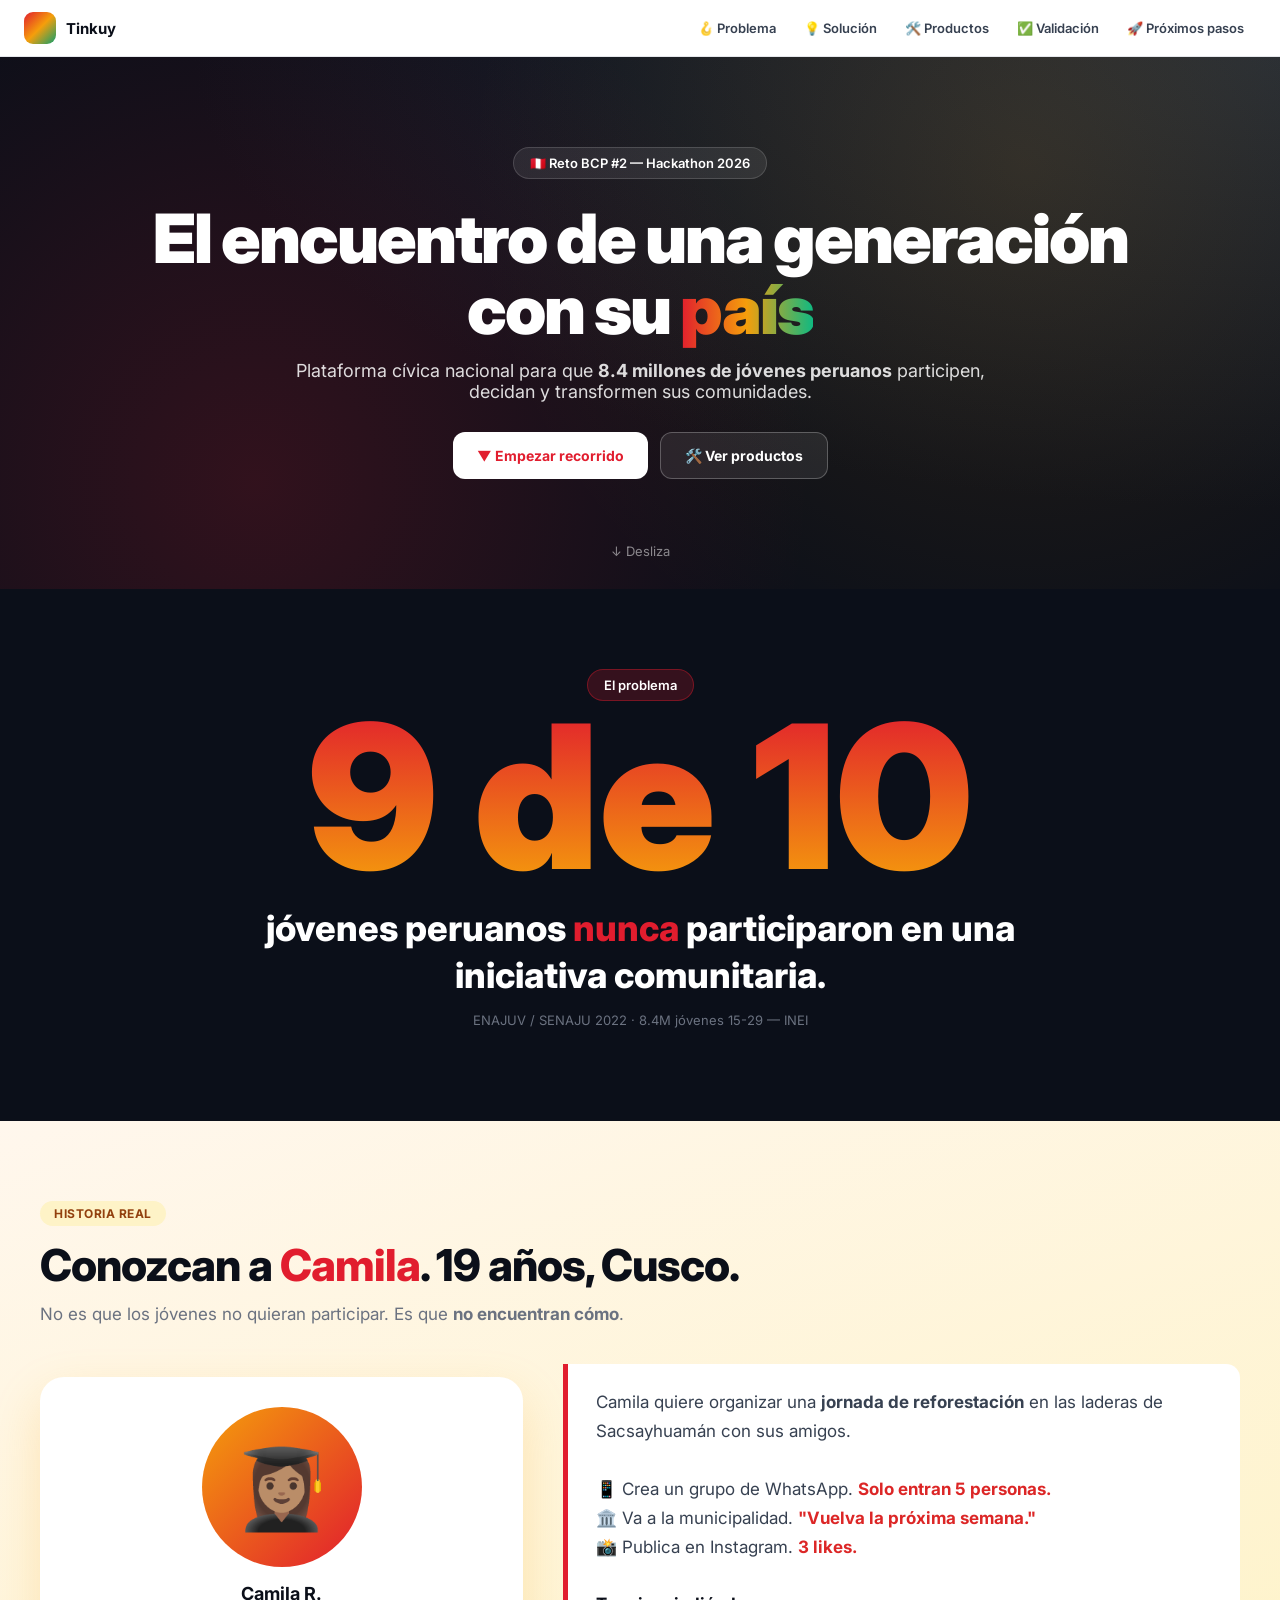
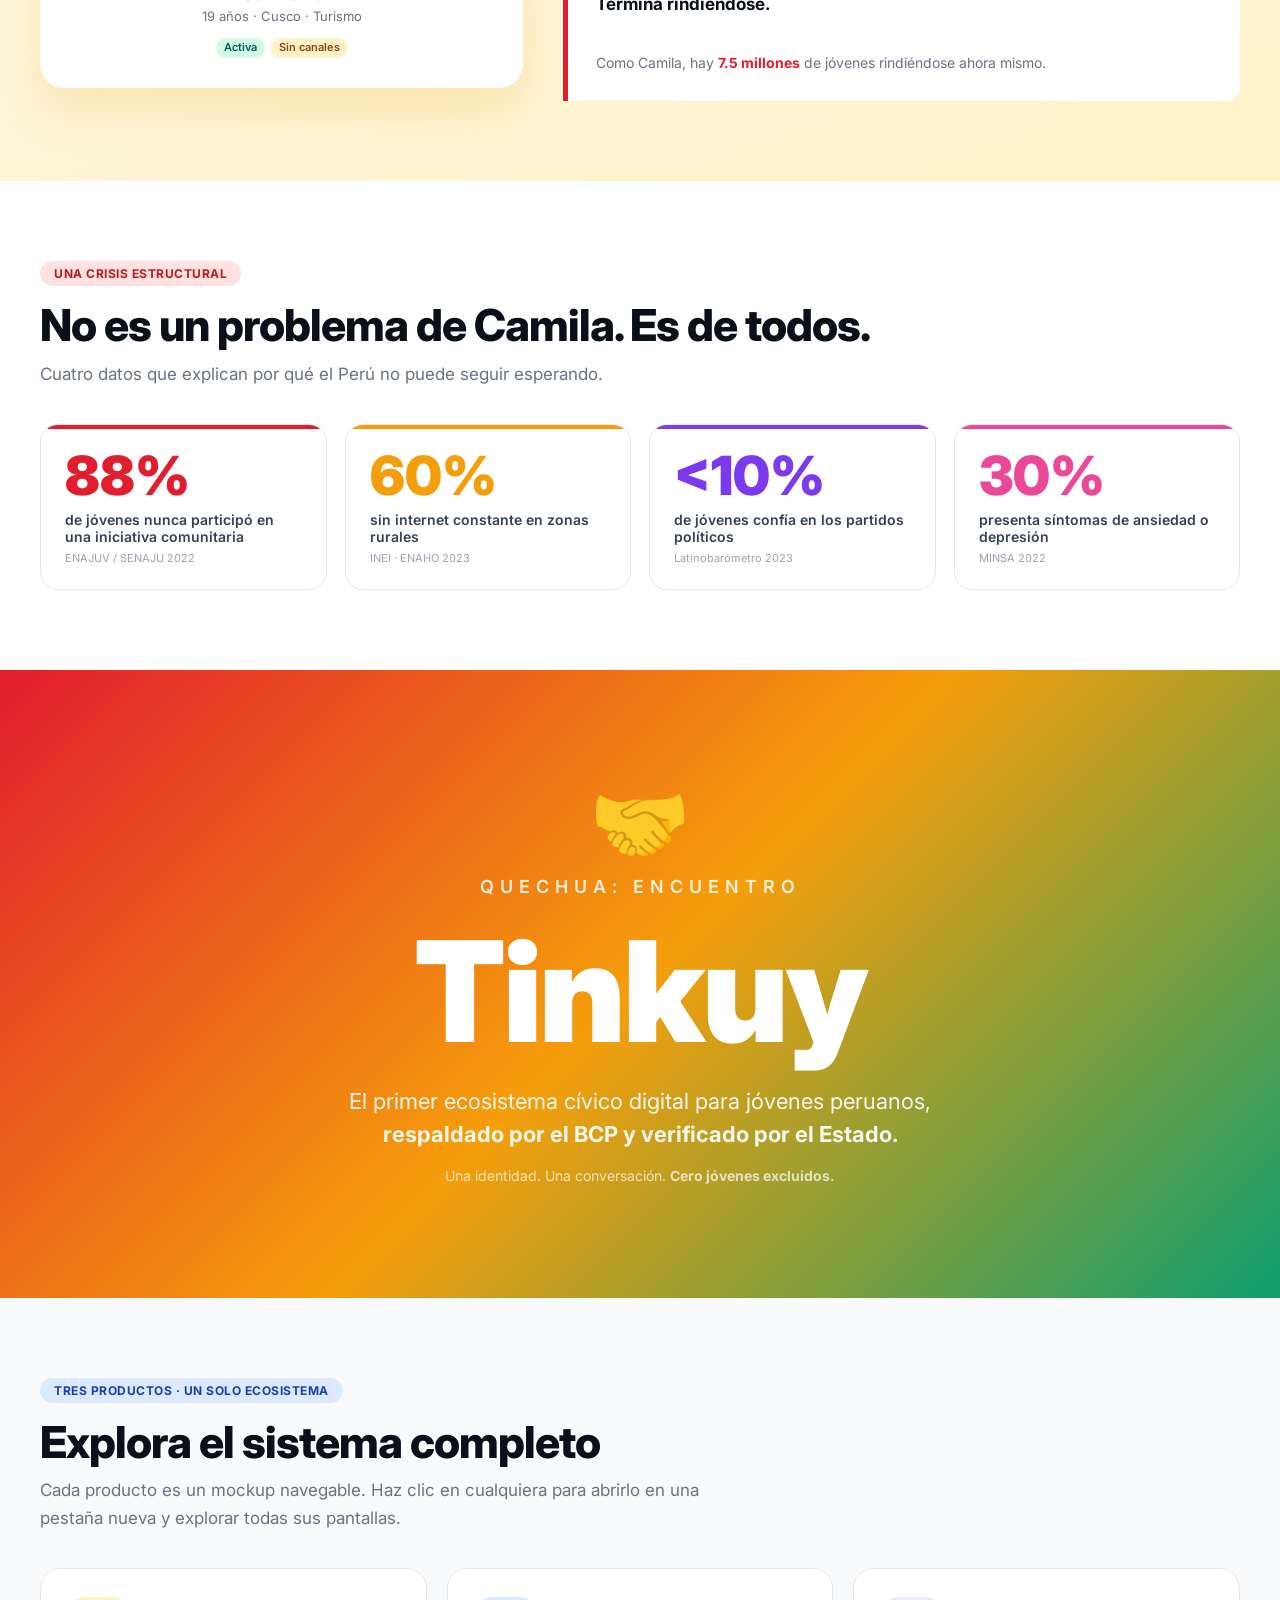
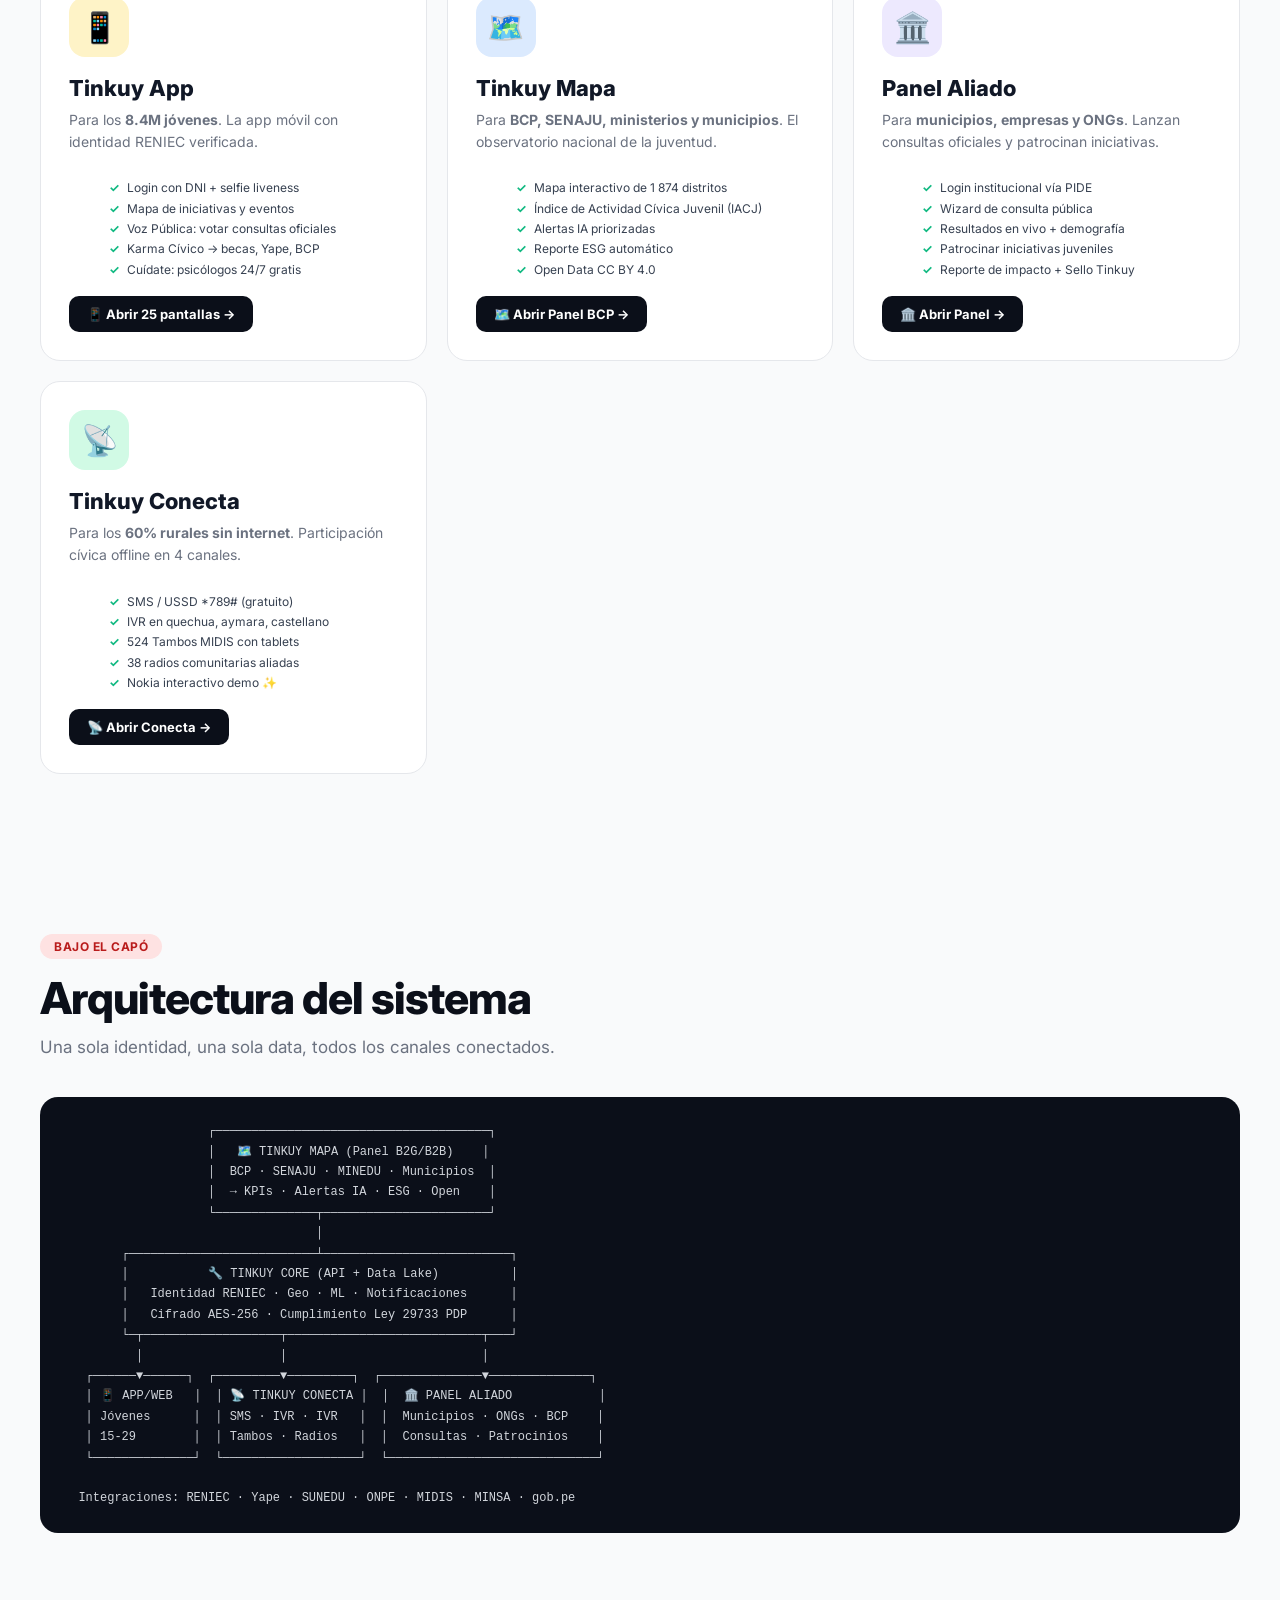
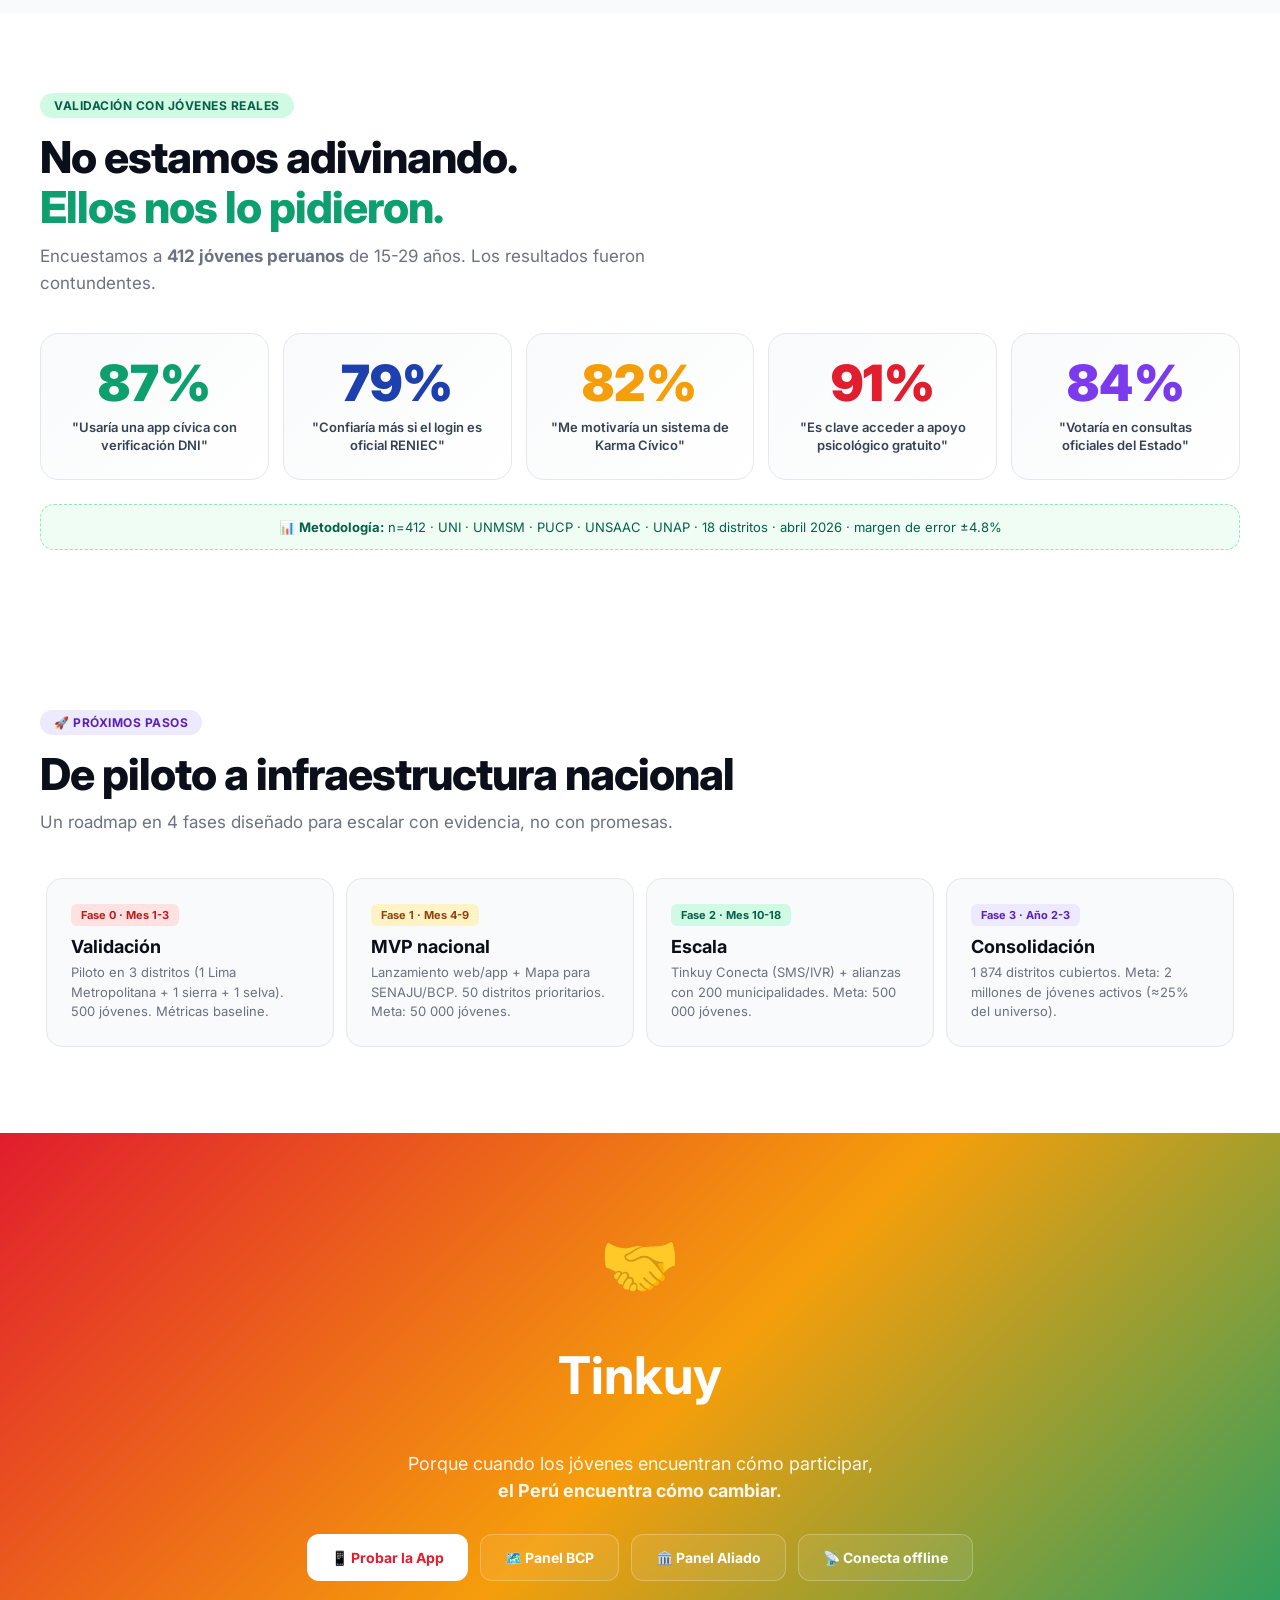
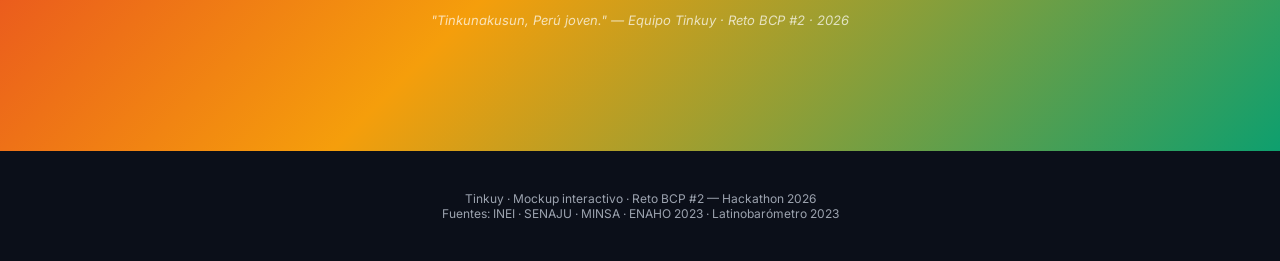
<file: index.html>
<!DOCTYPE html>
<html lang="es">
<head>
<meta charset="UTF-8">
<title>Tinkuy · El encuentro de una generación</title>
<meta name="viewport" content="width=device-width,initial-scale=1">
<link rel="stylesheet" href="styles.css">
<link href="https://fonts.googleapis.com/css2?family=Inter:wght@400;500;600;700;800;900&display=swap" rel="stylesheet">
<style>
  html{scroll-behavior:smooth;}
  body{background:#fff;}
  /* Sticky nav */
  .navbar{position:sticky;top:0;z-index:80;background:rgba(255,255,255,.92);backdrop-filter:blur(10px);border-bottom:1px solid #E5E7EB;padding:12px 24px;display:flex;align-items:center;justify-content:space-between;gap:16px;}
  .navbar a.nav-link{color:#374151;text-decoration:none;font-size:13px;font-weight:600;padding:6px 12px;border-radius:8px;}
  .navbar a.nav-link:hover{background:#F3F4F6;color:#E11D2E;}
  .nav-links{display:flex;gap:4px;flex-wrap:wrap;}

  /* Sections */
  section{padding:80px 24px;}
  .container{max-width:1200px;margin:0 auto;}
  .section-tag{display:inline-block;background:#FEE2E2;color:#B91C1C;padding:5px 14px;border-radius:999px;font-size:12px;font-weight:700;letter-spacing:.5px;text-transform:uppercase;margin-bottom:14px;}
  .section-tag.blue{background:#DBEAFE;color:#1E40AF;}
  .section-tag.green{background:#D1FAE5;color:#065F46;}
  .section-tag.purple{background:#EDE9FE;color:#5B21B6;}
  .section-tag.amber{background:#FEF3C7;color:#92400E;}
  .section-tag.dark{background:rgba(255,255,255,.15);color:#fff;}
  h2.section-title{font-size:clamp(28px,4vw,44px);font-weight:800;margin:0 0 10px;letter-spacing:-1px;line-height:1.15;}
  p.section-lead{font-size:17px;color:#6B7280;max-width:720px;margin:0 0 36px;line-height:1.6;}

  /* HERO */
  .hero{background:radial-gradient(ellipse at top right,#1F2937 0%,#0B0F19 60%);color:#fff;padding:90px 24px 110px;text-align:center;position:relative;overflow:hidden;}
  .hero::before{content:"";position:absolute;inset:0;background:radial-gradient(circle at 20% 80%,rgba(225,29,46,.18),transparent 50%),radial-gradient(circle at 80% 20%,rgba(245,158,11,.12),transparent 50%);pointer-events:none;}
  .hero-content{position:relative;z-index:1;}
  .hero h1{font-size:clamp(36px,6.5vw,68px);font-weight:900;letter-spacing:-2px;line-height:1.05;margin:24px 0 12px;}
  .hero h1 .grad-text{background:linear-gradient(90deg,#E11D2E,#F59E0B,#10B981);-webkit-background-clip:text;background-clip:text;color:transparent;}
  .hero-pill{display:inline-flex;align-items:center;gap:10px;background:rgba(255,255,255,.08);border:1px solid rgba(255,255,255,.15);padding:7px 16px;border-radius:999px;font-size:13px;font-weight:600;}
  .hero-cta{display:flex;gap:12px;justify-content:center;flex-wrap:wrap;margin-top:30px;}
  .hero-cta .btn-cta{display:inline-flex;align-items:center;gap:8px;padding:14px 24px;border-radius:12px;font-weight:700;font-size:14px;text-decoration:none;transition:transform .15s;}
  .hero-cta .btn-cta:hover{transform:translateY(-2px);}
  .btn-cta.primary{background:#fff;color:#E11D2E;}
  .btn-cta.outline{background:rgba(255,255,255,.08);color:#fff;border:1px solid rgba(255,255,255,.25);}

  /* HOOK BIG STAT */
  .hook-section{background:#0B0F19;color:#fff;text-align:center;padding:80px 24px;}
  .hook-num{font-size:clamp(96px,18vw,200px);font-weight:900;line-height:.95;background:linear-gradient(180deg,#E11D2E,#F59E0B);-webkit-background-clip:text;background-clip:text;color:transparent;}
  .hook-text{font-size:clamp(22px,3vw,36px);font-weight:800;margin:14px 0 0;max-width:780px;margin-left:auto;margin-right:auto;line-height:1.3;}
  .hook-source{font-size:13px;color:#6B7280;margin-top:14px;}

  /* PROBLEM CAMILA */
  .story-section{background:linear-gradient(160deg,#FFF7ED 0%,#FEF3C7 100%);}
  .camila-wrap{display:grid;grid-template-columns:1fr 1.4fr;gap:40px;align-items:center;}
  @media(max-width:760px){.camila-wrap{grid-template-columns:1fr;}}
  .camila-avatar{background:#fff;border-radius:24px;padding:30px;text-align:center;box-shadow:0 20px 50px rgba(245,158,11,.2);}
  .camila-avatar .face{width:160px;height:160px;background:linear-gradient(135deg,#F59E0B,#E11D2E);border-radius:50%;margin:0 auto 16px;display:flex;align-items:center;justify-content:center;font-size:78px;}
  .camila-quote{background:#fff;border-left:5px solid #E11D2E;border-radius:0 14px 14px 0;padding:24px 28px;font-size:17px;line-height:1.7;color:#374151;}
  .camila-quote .fail{color:#DC2626;font-weight:700;}
  .camila-quote .win{color:#059669;font-weight:700;}

  /* PROBLEM DATA */
  .data-section{background:#fff;}
  .data-grid{display:grid;grid-template-columns:repeat(auto-fit,minmax(220px,1fr));gap:18px;}
  .data-card{background:#fff;border:1px solid #E5E7EB;border-radius:18px;padding:24px;position:relative;overflow:hidden;}
  .data-card::before{content:"";position:absolute;top:0;left:0;right:0;height:4px;}
  .data-card.red::before{background:#E11D2E;}
  .data-card.amber::before{background:#F59E0B;}
  .data-card.purple::before{background:#7C3AED;}
  .data-card.pink::before{background:#EC4899;}
  .data-card .num{font-size:54px;font-weight:900;line-height:1;}
  .data-card .lbl{font-size:14px;color:#374151;font-weight:600;margin-top:8px;}
  .data-card .src{font-size:11px;color:#9CA3AF;margin-top:6px;}

  /* SOLUTION INTRO */
  .sol-section{background:linear-gradient(135deg,#E11D2E 0%,#F59E0B 50%,#0E9F6E 100%);color:#fff;text-align:center;padding:100px 24px;}
  .sol-section h2{color:#fff;}
  .sol-section .quechua{font-size:18px;letter-spacing:6px;font-weight:600;opacity:.85;text-transform:uppercase;margin:8px 0 24px;}
  .sol-name{font-size:clamp(60px,12vw,140px);font-weight:900;letter-spacing:-3px;line-height:1;}
  .sol-tagline{font-size:clamp(16px,2vw,22px);max-width:760px;margin:24px auto 0;opacity:.92;line-height:1.5;}

  /* PRODUCT CARDS */
  .products-section{background:#F9FAFB;}
  .products-grid{display:grid;grid-template-columns:repeat(auto-fit,minmax(290px,1fr));gap:20px;}
  .product-card{background:#fff;border-radius:20px;padding:28px;text-decoration:none;color:#111827;display:flex;flex-direction:column;border:1px solid #E5E7EB;transition:transform .2s,box-shadow .2s;position:relative;overflow:hidden;}
  .product-card:hover{transform:translateY(-6px);box-shadow:0 20px 50px rgba(0,0,0,.1);}
  .product-card .pico{width:60px;height:60px;border-radius:16px;display:flex;align-items:center;justify-content:center;font-size:30px;margin-bottom:18px;}
  .product-card h3{font-size:22px;font-weight:800;margin:0 0 8px;}
  .product-card p{font-size:14px;color:#6B7280;margin:0 0 14px;line-height:1.55;flex:1;}
  .product-card .features{font-size:12px;color:#374151;line-height:1.7;margin-bottom:16px;}
  .product-card .features li{list-style:none;padding-left:18px;position:relative;}
  .product-card .features li::before{content:"✓";position:absolute;left:0;color:#10B981;font-weight:700;}
  .product-card .open-btn{display:inline-flex;align-items:center;gap:6px;background:#0B0F19;color:#fff;padding:10px 18px;border-radius:10px;font-weight:700;font-size:13px;align-self:flex-start;}
  .product-card.amber .pico{background:#FEF3C7;}
  .product-card.blue .pico{background:#DBEAFE;}
  .product-card.purple .pico{background:#EDE9FE;}
  .product-card.green .pico{background:#D1FAE5;}

  /* SURVEY */
  .survey-section{background:#fff;}
  .survey-grid{display:grid;grid-template-columns:repeat(auto-fit,minmax(180px,1fr));gap:14px;}
  .survey-card{background:linear-gradient(135deg,#F9FAFB,#fff);border:1px solid #E5E7EB;border-radius:18px;padding:24px;text-align:center;}
  .survey-card .pct{font-size:50px;font-weight:900;line-height:1;}
  .survey-card .q{font-size:13px;color:#374151;font-weight:600;margin-top:10px;line-height:1.4;}
  .survey-meta{background:#F0FDF4;border:1px dashed #86EFAC;border-radius:14px;padding:14px 18px;font-size:13px;color:#065F46;text-align:center;margin-top:24px;}

  /* BCP VALUE */
  .bcp-section{background:#0B0F19;color:#fff;}
  .bcp-section h2{color:#fff;}
  .bcp-section .section-lead{color:#9CA3AF;}
  .bcp-grid{display:grid;grid-template-columns:repeat(auto-fit,minmax(240px,1fr));gap:16px;}
  .bcp-card-d{background:linear-gradient(135deg,rgba(255,255,255,.04),rgba(255,255,255,.02));border:1px solid rgba(255,255,255,.1);border-radius:18px;padding:24px;}
  .bcp-card-d .em{font-size:36px;margin-bottom:10px;}
  .bcp-card-d h4{margin:0 0 6px;font-size:17px;color:#fff;}
  .bcp-card-d p{font-size:13px;color:#9CA3AF;margin:0;line-height:1.5;}

  /* KPIs */
  .kpi-section{background:linear-gradient(135deg,#4C1D95 0%,#7C3AED 100%);color:#fff;}
  .kpi-section h2{color:#fff;}
  .kpi-section .section-lead{color:rgba(255,255,255,.85);}
  .kpi-grid{display:grid;grid-template-columns:repeat(auto-fit,minmax(180px,1fr));gap:16px;}
  .kpi-card-p{background:rgba(255,255,255,.07);border:1px solid rgba(255,255,255,.12);border-radius:16px;padding:24px;}
  .kpi-card-p .v{font-size:42px;font-weight:900;line-height:1;color:#fff;}
  .kpi-card-p .l{font-size:12px;opacity:.85;margin-top:8px;line-height:1.4;}
  .kpi-card-p.highlight{background:rgba(252,211,77,.15);border-color:rgba(252,211,77,.4);}
  .kpi-card-p.highlight .v{color:#FCD34D;}

  /* ROADMAP */
  .roadmap-section{background:#fff;}
  .roadmap-grid{display:grid;grid-template-columns:repeat(auto-fit,minmax(220px,1fr));gap:0;position:relative;}
  .rm-step{padding:24px;background:#F9FAFB;border-radius:16px;margin:6px;position:relative;border:1px solid #E5E7EB;}
  .rm-step .ph{display:inline-block;font-size:11px;font-weight:700;padding:4px 10px;border-radius:6px;margin-bottom:10px;}
  .rm-step.s1 .ph{background:#FEE2E2;color:#B91C1C;}
  .rm-step.s2 .ph{background:#FEF3C7;color:#92400E;}
  .rm-step.s3 .ph{background:#D1FAE5;color:#065F46;}
  .rm-step.s4 .ph{background:#EDE9FE;color:#5B21B6;}
  .rm-step h4{margin:0 0 6px;font-size:18px;}
  .rm-step p{margin:0;font-size:13px;color:#6B7280;line-height:1.5;}

  /* ARCH */
  .arch-section{background:#F9FAFB;}
  .arch-box{background:#0B0F19;border-radius:18px;padding:24px;overflow-x:auto;}
  .arch-box pre{font-family:'JetBrains Mono','Courier New',monospace;font-size:12px;line-height:1.7;margin:0;color:#D1D5DB;}

  /* FINAL CTA */
  .closing-section{background:linear-gradient(135deg,#E11D2E 0%,#F59E0B 50%,#0E9F6E 100%);color:#fff;text-align:center;padding:90px 24px;}
  .closing-section h2{color:#fff;font-size:clamp(32px,5vw,52px);}
  .closing-section p{font-size:18px;opacity:.92;max-width:680px;margin:18px auto 30px;line-height:1.5;}

  /* Floating arrow scroll indicator */
  .scroll-hint{position:absolute;bottom:30px;left:50%;transform:translateX(-50%);color:rgba(255,255,255,.5);font-size:13px;animation:bounce 2s infinite;}
  @keyframes bounce{0%,100%{transform:translateX(-50%) translateY(0);}50%{transform:translateX(-50%) translateY(-8px);}}

  footer{background:#0B0F19;color:#9CA3AF;padding:40px 24px;text-align:center;font-size:12px;}
</style>
</head>
<body>

<!-- ============ STICKY NAV ============ -->
<nav class="navbar">
  <div style="display:flex;align-items:center;gap:10px;">
    <div style="width:32px;height:32px;border-radius:9px;" class="brand-grad"></div>
    <b style="font-size:15px;">Tinkuy</b>
    <span style="color:#9CA3AF;font-size:12px;display:none;" class="hide-mobile">· Reto BCP #2</span>
  </div>
  <div class="nav-links">
    <a href="#hook" class="nav-link">🪝 Problema</a>
    <a href="#solucion" class="nav-link">💡 Solución</a>
    <a href="#productos" class="nav-link">🛠️ Productos</a>
    <a href="#validacion" class="nav-link">✅ Validación</a>
    <a href="#roadmap" class="nav-link">🚀 Próximos pasos</a>
  </div>
</nav>

<!-- ============ HERO ============ -->
<header class="hero">
  <div class="hero-content">
    <div class="hero-pill">🇵🇪 Reto BCP #2 — Hackathon 2026</div>
    <h1>El encuentro de una generación<br>con su <span class="grad-text">país</span></h1>
    <p style="font-size:18px;opacity:.85;max-width:740px;margin:14px auto 0;">Plataforma cívica nacional para que <b>8.4 millones de jóvenes peruanos</b> participen, decidan y transformen sus comunidades.</p>
    <div class="hero-cta">
      <a href="#hook" class="btn-cta primary">▼ Empezar recorrido</a>
      <a href="#productos" class="btn-cta outline">🛠️ Ver productos</a>
    </div>
  </div>
  <div class="scroll-hint">↓ Desliza</div>
</header>

<!-- ============ HOOK ============ -->
<section id="hook" class="hook-section">
  <div class="container">
    <div class="hero-pill" style="background:rgba(225,29,46,.2);border-color:rgba(225,29,46,.4);">El problema</div>
    <div class="hook-num">9 de 10</div>
    <p class="hook-text">jóvenes peruanos <span style="color:#E11D2E;">nunca</span> participaron en una iniciativa comunitaria.</p>
    <p class="hook-source">ENAJUV / SENAJU 2022 · 8.4M jóvenes 15-29 — INEI</p>
  </div>
</section>

<!-- ============ CAMILA ============ -->
<section class="story-section">
  <div class="container">
    <div class="section-tag amber">Historia real</div>
    <h2 class="section-title">Conozcan a <span style="color:#E11D2E;">Camila</span>. 19 años, Cusco.</h2>
    <p class="section-lead">No es que los jóvenes no quieran participar. Es que <b>no encuentran cómo</b>.</p>

    <div class="camila-wrap">
      <div class="camila-avatar">
        <div class="face">👩🏽‍🎓</div>
        <b style="font-size:18px;">Camila R.</b>
        <div style="font-size:13px;color:#6B7280;margin-top:4px;">19 años · Cusco · Turismo</div>
        <div style="margin-top:14px;display:flex;justify-content:center;gap:6px;flex-wrap:wrap;">
          <span class="badge badge-green">Activa</span>
          <span class="badge badge-amber">Sin canales</span>
        </div>
      </div>

      <div class="camila-quote">
        Camila quiere organizar una <b>jornada de reforestación</b> en las laderas de Sacsayhuamán con sus amigos.
        <br><br>
        📱 Crea un grupo de WhatsApp. <span class="fail">Solo entran 5 personas.</span><br>
        🏛️ Va a la municipalidad. <span class="fail">"Vuelva la próxima semana."</span><br>
        📸 Publica en Instagram. <span class="fail">3 likes.</span>
        <br><br>
        <b style="color:#0B0F19;">Termina rindiéndose.</b>
        <br><br>
        <span style="font-size:14px;color:#6B7280;">Como Camila, hay <b style="color:#E11D2E;">7.5 millones</b> de jóvenes rindiéndose ahora mismo.</span>
      </div>
    </div>
  </div>
</section>

<!-- ============ DATA ============ -->
<section id="data" class="data-section">
  <div class="container">
    <div class="section-tag">Una crisis estructural</div>
    <h2 class="section-title">No es un problema de Camila. Es de todos.</h2>
    <p class="section-lead">Cuatro datos que explican por qué el Perú no puede seguir esperando.</p>

    <div class="data-grid">
      <div class="data-card red">
        <div class="num" style="color:#E11D2E;">88%</div>
        <div class="lbl">de jóvenes nunca participó en una iniciativa comunitaria</div>
        <div class="src">ENAJUV / SENAJU 2022</div>
      </div>
      <div class="data-card amber">
        <div class="num" style="color:#F59E0B;">60%</div>
        <div class="lbl">sin internet constante en zonas rurales</div>
        <div class="src">INEI · ENAHO 2023</div>
      </div>
      <div class="data-card purple">
        <div class="num" style="color:#7C3AED;">&lt;10%</div>
        <div class="lbl">de jóvenes confía en los partidos políticos</div>
        <div class="src">Latinobarómetro 2023</div>
      </div>
      <div class="data-card pink">
        <div class="num" style="color:#EC4899;">30%</div>
        <div class="lbl">presenta síntomas de ansiedad o depresión</div>
        <div class="src">MINSA 2022</div>
      </div>
    </div>
  </div>
</section>

<!-- ============ SOLUTION INTRO ============ -->
<section id="solucion" class="sol-section">
  <div class="container">
    <div style="font-size:80px;margin-bottom:8px;">🤝</div>
    <div class="quechua">quechua: encuentro</div>
    <div class="sol-name">Tinkuy</div>
    <p class="sol-tagline">
      El primer ecosistema cívico digital para jóvenes peruanos,<br>
      <b>respaldado por el BCP y verificado por el Estado.</b>
    </p>
    <p style="margin-top:16px;font-size:14px;opacity:.7;">Una identidad. Una conversación. <b>Cero jóvenes excluidos.</b></p>
  </div>
</section>

<!-- ============ PRODUCTS ============ -->
<section id="productos" class="products-section">
  <div class="container">
    <div class="section-tag blue">Tres productos · un solo ecosistema</div>
    <h2 class="section-title">Explora el sistema completo</h2>
    <p class="section-lead">Cada producto es un mockup navegable. Haz clic en cualquiera para abrirlo en una pestaña nueva y explorar todas sus pantallas.</p>

    <div class="products-grid">
      <a href="app.html" class="product-card amber">
        <div class="pico">📱</div>
        <h3>Tinkuy App</h3>
        <p>Para los <b>8.4M jóvenes</b>. La app móvil con identidad RENIEC verificada.</p>
        <ul class="features">
          <li>Login con DNI + selfie liveness</li>
          <li>Mapa de iniciativas y eventos</li>
          <li>Voz Pública: votar consultas oficiales</li>
          <li>Karma Cívico → becas, Yape, BCP</li>
          <li>Cuídate: psicólogos 24/7 gratis</li>
        </ul>
        <span class="open-btn">📱 Abrir 25 pantallas →</span>
      </a>

      <a href="mapa.html" class="product-card blue">
        <div class="pico">🗺️</div>
        <h3>Tinkuy Mapa</h3>
        <p>Para <b>BCP, SENAJU, ministerios y municipios</b>. El observatorio nacional de la juventud.</p>
        <ul class="features">
          <li>Mapa interactivo de 1 874 distritos</li>
          <li>Índice de Actividad Cívica Juvenil (IACJ)</li>
          <li>Alertas IA priorizadas</li>
          <li>Reporte ESG automático</li>
          <li>Open Data CC BY 4.0</li>
        </ul>
        <span class="open-btn">🗺️ Abrir Panel BCP →</span>
      </a>

      <a href="aliado.html" class="product-card purple">
        <div class="pico">🏛️</div>
        <h3>Panel Aliado</h3>
        <p>Para <b>municipios, empresas y ONGs</b>. Lanzan consultas oficiales y patrocinan iniciativas.</p>
        <ul class="features">
          <li>Login institucional vía PIDE</li>
          <li>Wizard de consulta pública</li>
          <li>Resultados en vivo + demografía</li>
          <li>Patrocinar iniciativas juveniles</li>
          <li>Reporte de impacto + Sello Tinkuy</li>
        </ul>
        <span class="open-btn">🏛️ Abrir Panel →</span>
      </a>

      <a href="conecta.html" class="product-card green">
        <div class="pico">📡</div>
        <h3>Tinkuy Conecta</h3>
        <p>Para los <b>60% rurales sin internet</b>. Participación cívica offline en 4 canales.</p>
        <ul class="features">
          <li>SMS / USSD *789# (gratuito)</li>
          <li>IVR en quechua, aymara, castellano</li>
          <li>524 Tambos MIDIS con tablets</li>
          <li>38 radios comunitarias aliadas</li>
          <li>Nokia interactivo demo ✨</li>
        </ul>
        <span class="open-btn">📡 Abrir Conecta →</span>
      </a>
    </div>
  </div>
</section>

<!-- ============ ARCHITECTURE ============ -->
<section class="arch-section">
  <div class="container">
    <div class="section-tag">Bajo el capó</div>
    <h2 class="section-title">Arquitectura del sistema</h2>
    <p class="section-lead">Una sola identidad, una sola data, todos los canales conectados.</p>
    <div class="arch-box">
<pre>
                    ┌──────────────────────────────────────┐
                    │   🗺️ TINKUY MAPA (Panel B2G/B2B)    │
                    │  BCP · SENAJU · MINEDU · Municipios  │
                    │  → KPIs · Alertas IA · ESG · Open    │
                    └──────────────┬───────────────────────┘
                                   │
        ┌──────────────────────────┴──────────────────────────┐
        │           🔧 TINKUY CORE (API + Data Lake)          │
        │   Identidad RENIEC · Geo · ML · Notificaciones      │
        │   Cifrado AES-256 · Cumplimiento Ley 29733 PDP      │
        └─┬───────────────────┬───────────────────────────┬───┘
          │                   │                           │
   ┌──────▼──────┐  ┌─────────▼─────────┐  ┌──────────────▼──────────────┐
   │ 📱 APP/WEB   │  │ 📡 TINKUY CONECTA │  │  🏛️ PANEL ALIADO            │
   │ Jóvenes      │  │ SMS · IVR · IVR   │  │  Municipios · ONGs · BCP    │
   │ 15-29        │  │ Tambos · Radios   │  │  Consultas · Patrocinios    │
   └──────────────┘  └───────────────────┘  └─────────────────────────────┘

  Integraciones: RENIEC · Yape · SUNEDU · ONPE · MIDIS · MINSA · gob.pe
</pre>
    </div>
  </div>
</section>

<!-- ============ SURVEY ============ -->
<section id="validacion" class="survey-section">
  <div class="container">
    <div class="section-tag green">Validación con jóvenes reales</div>
    <h2 class="section-title">No estamos adivinando.<br><span style="color:#0E9F6E;">Ellos nos lo pidieron.</span></h2>
    <p class="section-lead">Encuestamos a <b>412 jóvenes peruanos</b> de 15-29 años. Los resultados fueron contundentes.</p>

    <div class="survey-grid">
      <div class="survey-card"><div class="pct" style="color:#0E9F6E;">87%</div><div class="q">"Usaría una app cívica con verificación DNI"</div></div>
      <div class="survey-card"><div class="pct" style="color:#1E40AF;">79%</div><div class="q">"Confiaría más si el login es oficial RENIEC"</div></div>
      <div class="survey-card"><div class="pct" style="color:#F59E0B;">82%</div><div class="q">"Me motivaría un sistema de Karma Cívico"</div></div>
      <div class="survey-card"><div class="pct" style="color:#E11D2E;">91%</div><div class="q">"Es clave acceder a apoyo psicológico gratuito"</div></div>
      <div class="survey-card"><div class="pct" style="color:#7C3AED;">84%</div><div class="q">"Votaría en consultas oficiales del Estado"</div></div>
    </div>

    <div class="survey-meta">
      📊 <b>Metodología:</b> n=412 · UNI · UNMSM · PUCP · UNSAAC · UNAP · 18 distritos · abril 2026 · margen de error ±4.8%
    </div>
  </div>
</section>

<!-- ============ ROADMAP ============ -->
<section id="roadmap" class="roadmap-section">
  <div class="container">
    <div class="section-tag purple">🚀 Próximos pasos</div>
    <h2 class="section-title">De piloto a infraestructura nacional</h2>
    <p class="section-lead">Un roadmap en 4 fases diseñado para escalar con evidencia, no con promesas.</p>

    <div class="roadmap-grid">
      <div class="rm-step s1">
        <span class="ph">Fase 0 · Mes 1-3</span>
        <h4>Validación</h4>
        <p>Piloto en 3 distritos (1 Lima Metropolitana + 1 sierra + 1 selva). 500 jóvenes. Métricas baseline.</p>
      </div>
      <div class="rm-step s2">
        <span class="ph">Fase 1 · Mes 4-9</span>
        <h4>MVP nacional</h4>
        <p>Lanzamiento web/app + Mapa para SENAJU/BCP. 50 distritos prioritarios. Meta: 50 000 jóvenes.</p>
      </div>
      <div class="rm-step s3">
        <span class="ph">Fase 2 · Mes 10-18</span>
        <h4>Escala</h4>
        <p>Tinkuy Conecta (SMS/IVR) + alianzas con 200 municipalidades. Meta: 500 000 jóvenes.</p>
      </div>
      <div class="rm-step s4">
        <span class="ph">Fase 3 · Año 2-3</span>
        <h4>Consolidación</h4>
        <p>1 874 distritos cubiertos. Meta: 2 millones de jóvenes activos (≈25% del universo).</p>
      </div>
    </div>
  </div>
</section>

<!-- ============ CLOSING ============ -->
<section class="closing-section">
  <div style="font-size:64px;margin-bottom:12px;">🤝</div>
  <h2>Tinkuy</h2>
  <p>Porque cuando los jóvenes encuentran cómo participar,<br><b>el Perú encuentra cómo cambiar.</b></p>
  <div class="hero-cta">
    <a href="app.html" class="btn-cta primary">📱 Probar la App</a>
    <a href="mapa.html" class="btn-cta outline">🗺️ Panel BCP</a>
    <a href="aliado.html" class="btn-cta outline">🏛️ Panel Aliado</a>
    <a href="conecta.html" class="btn-cta outline">📡 Conecta offline</a>
  </div>
  <p style="margin-top:30px;font-size:13px;opacity:.7;font-style:italic;">"Tinkunakusun, Perú joven." — Equipo Tinkuy · Reto BCP #2 · 2026</p>
</section>

<footer>
  Tinkuy · Mockup interactivo · Reto BCP #2 — Hackathon 2026<br>
  Fuentes: INEI · SENAJU · MINSA · ENAHO 2023 · Latinobarómetro 2023
</footer>

</body>
</html>
</file>
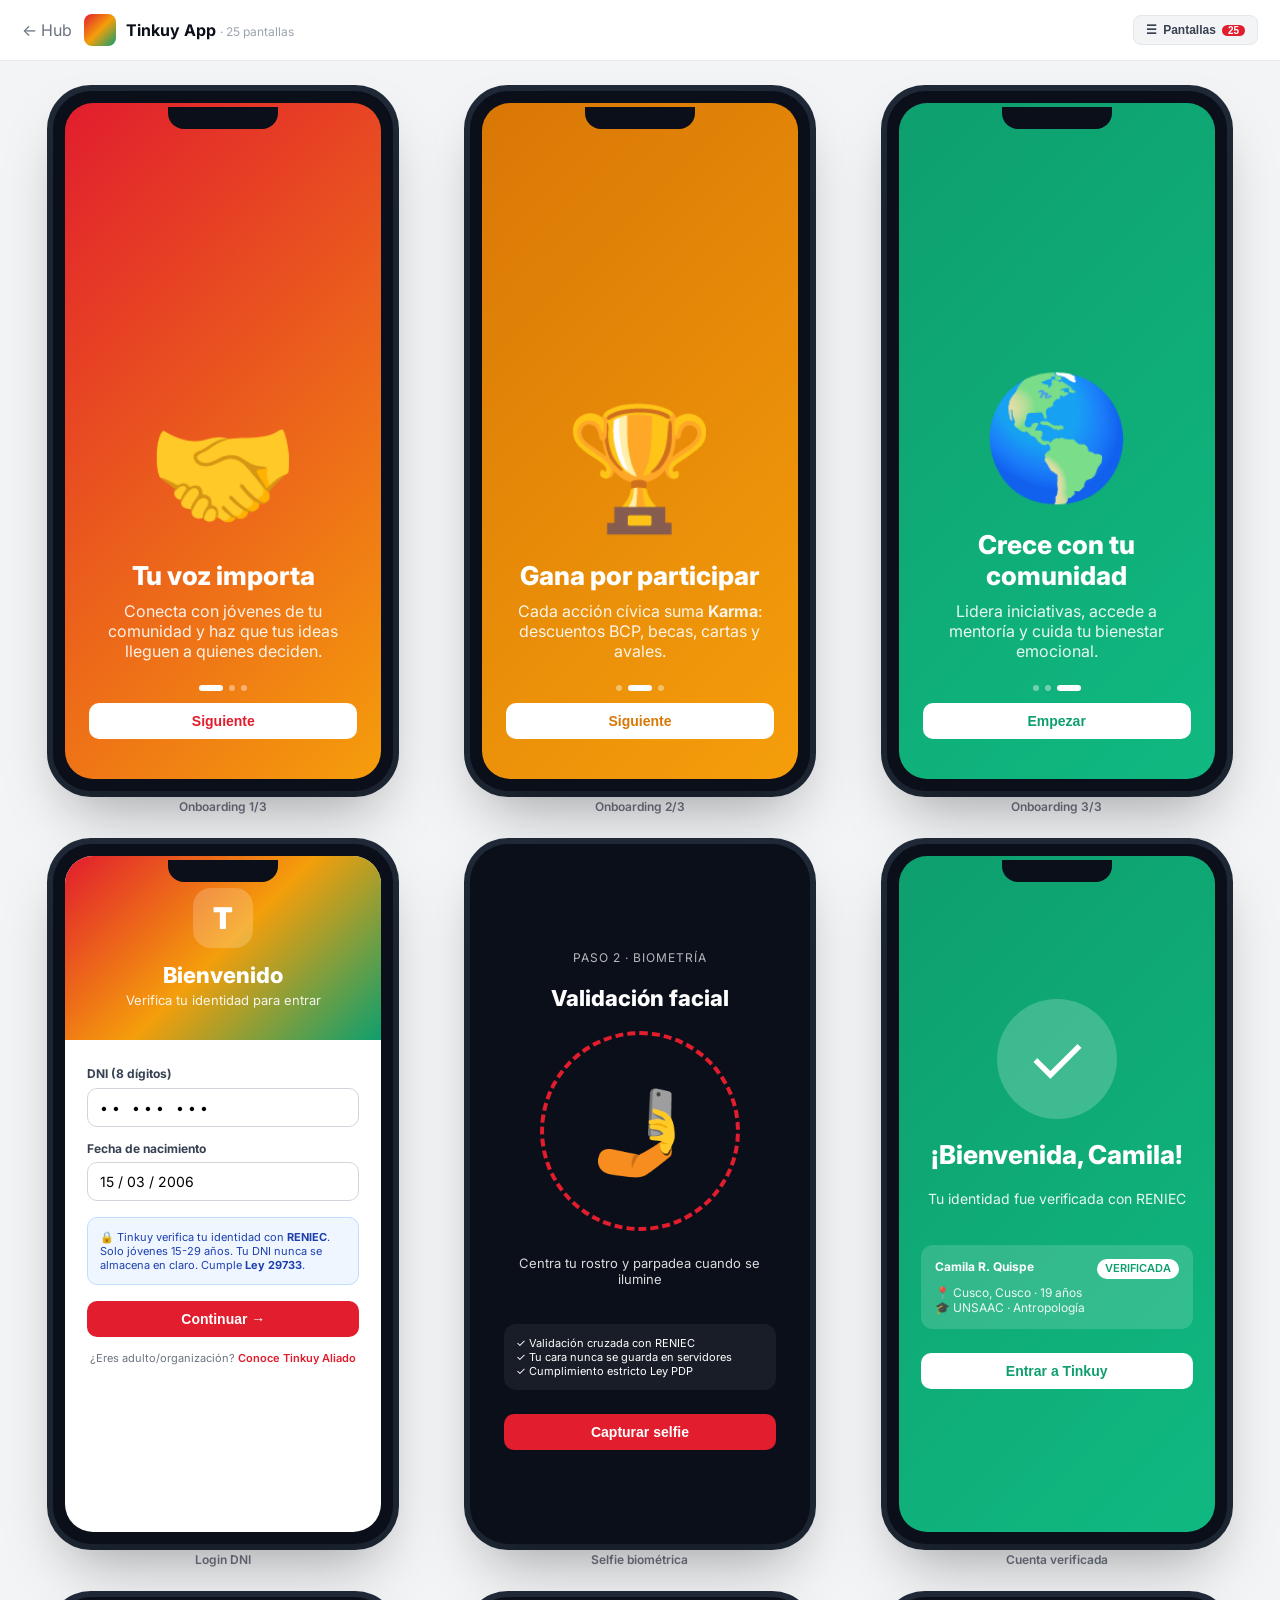
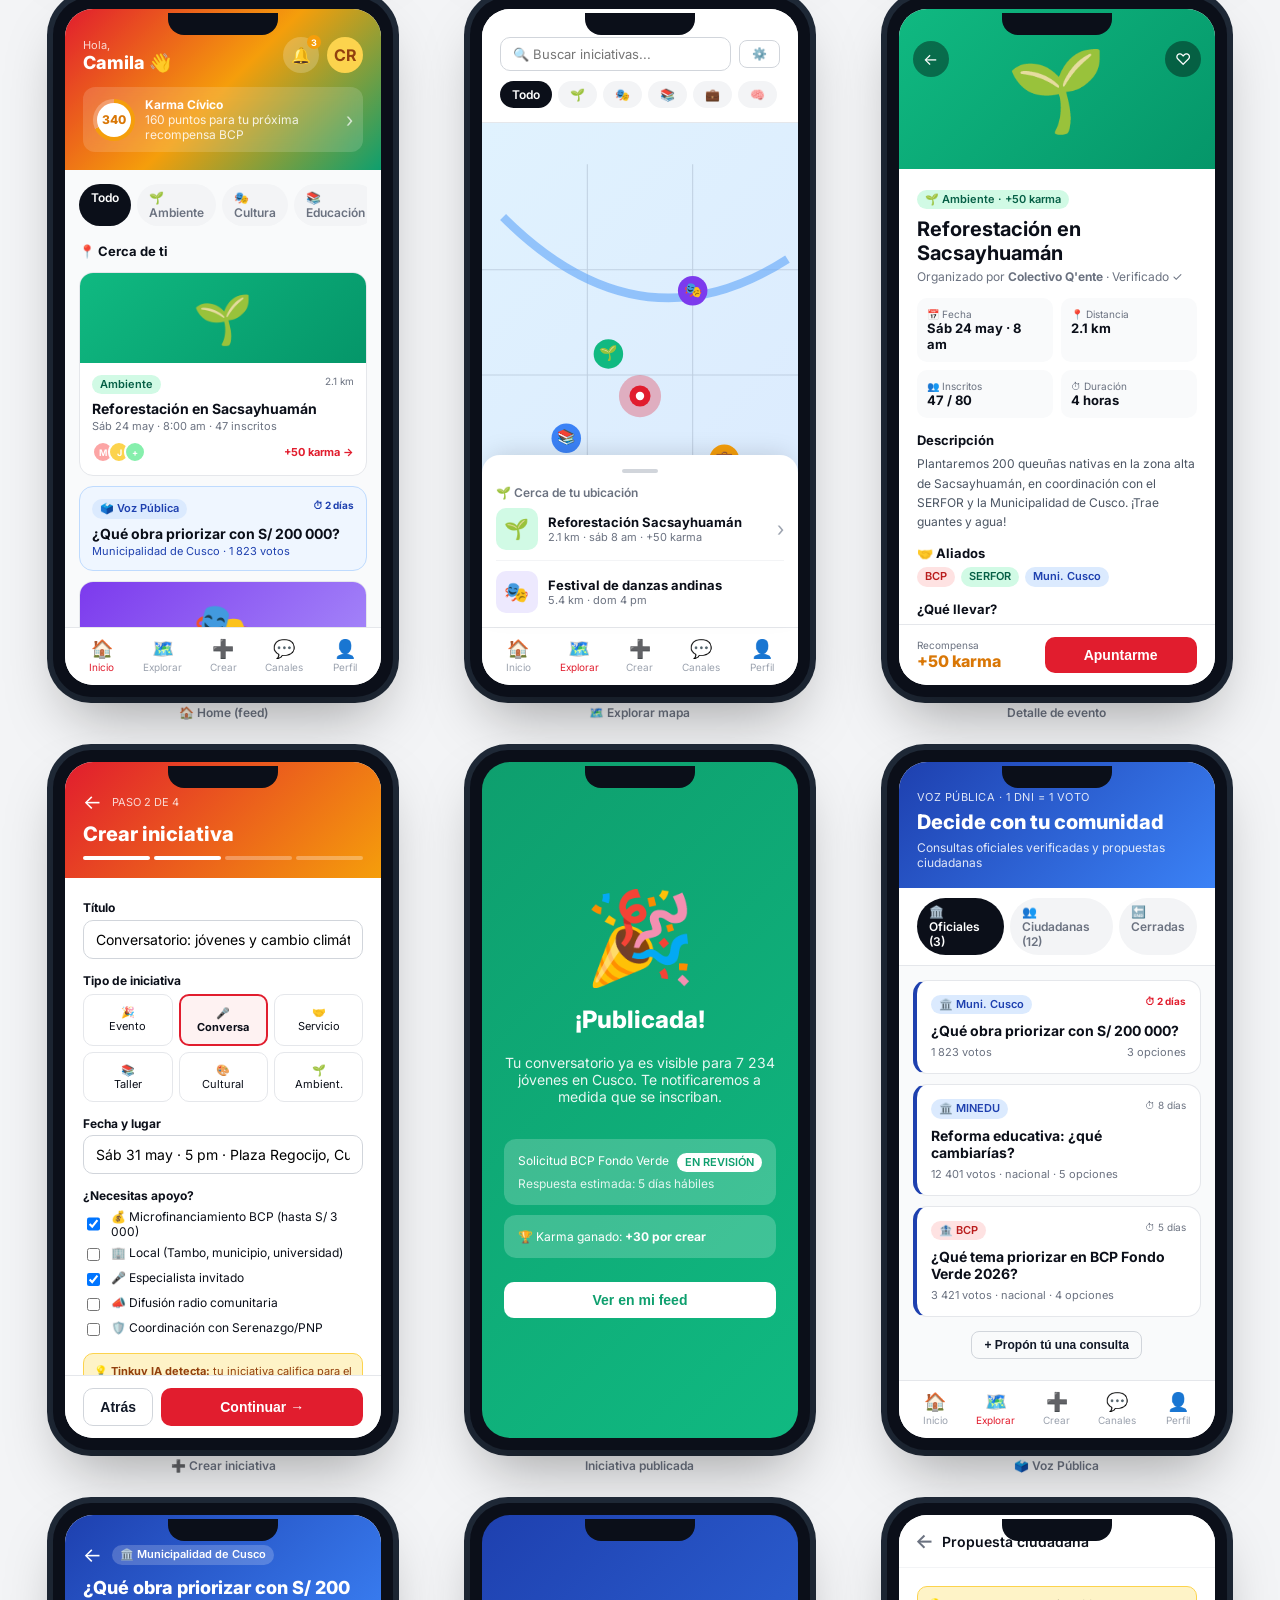
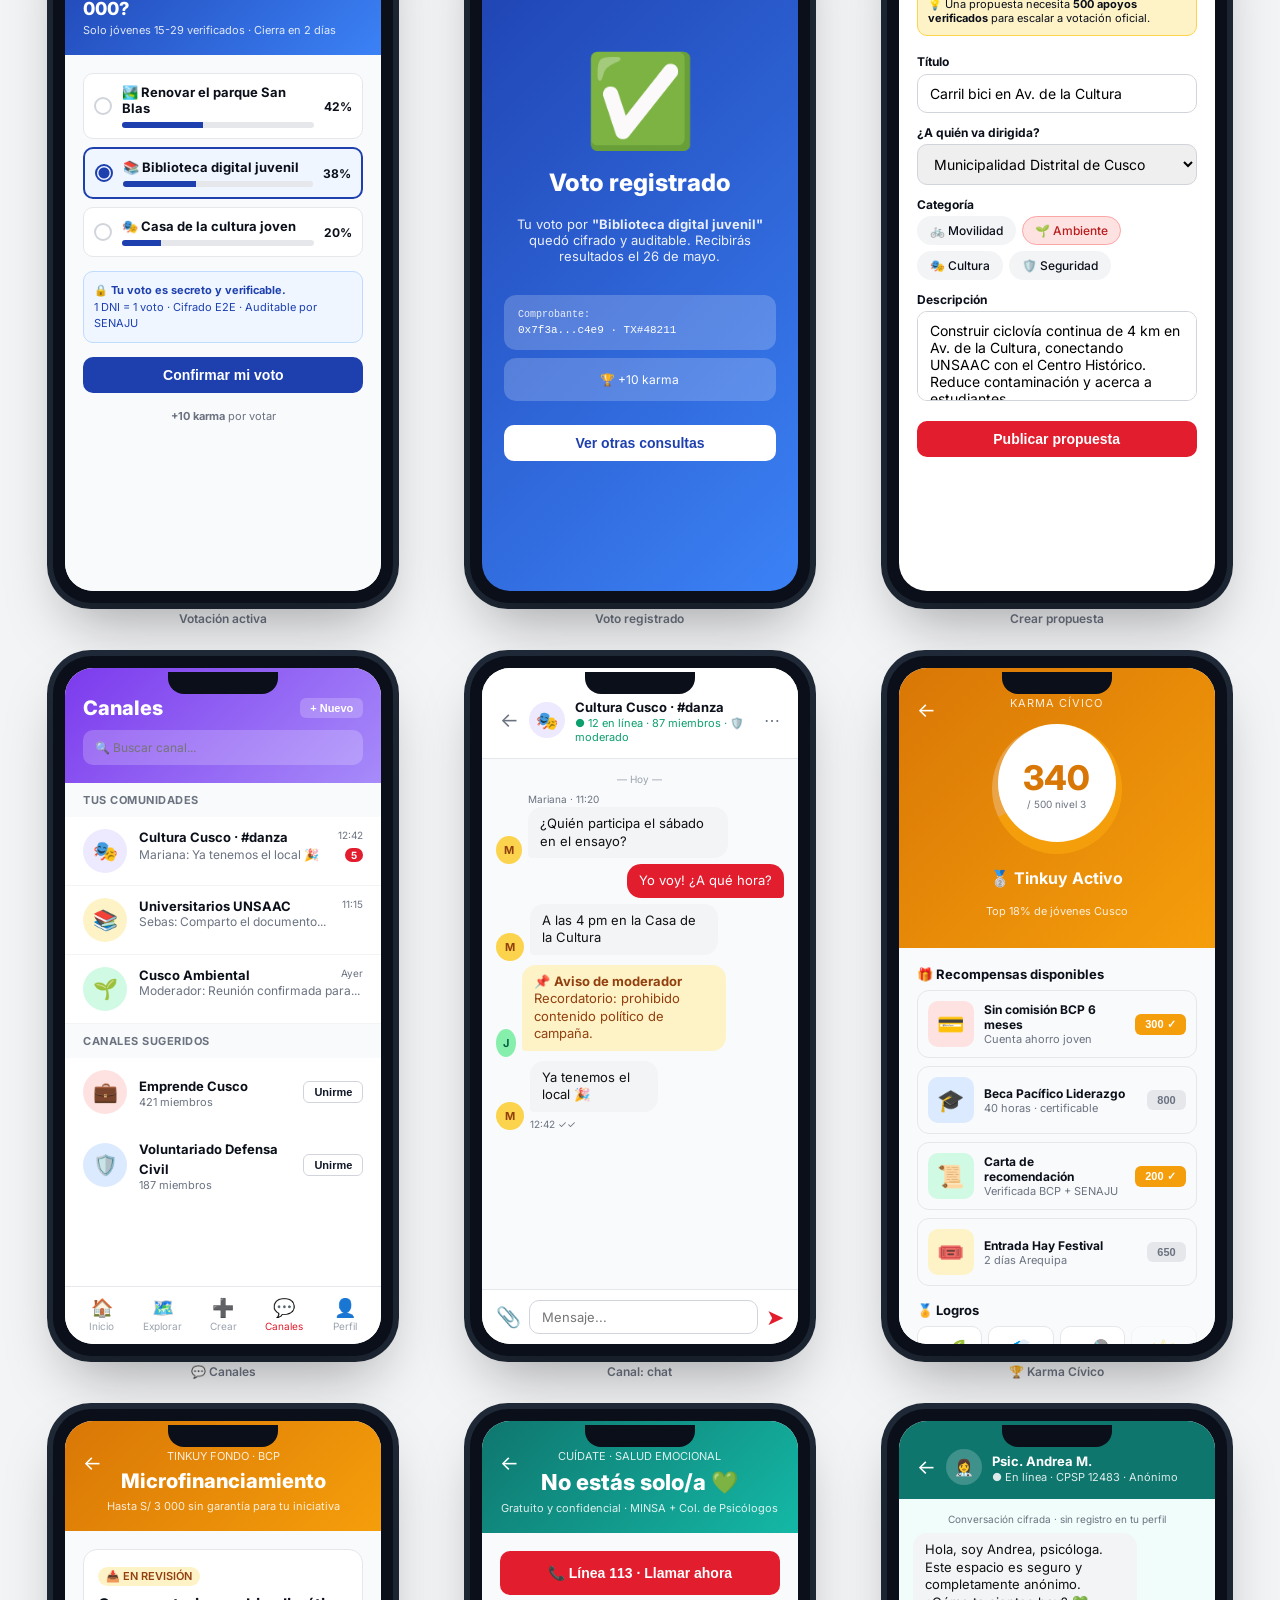
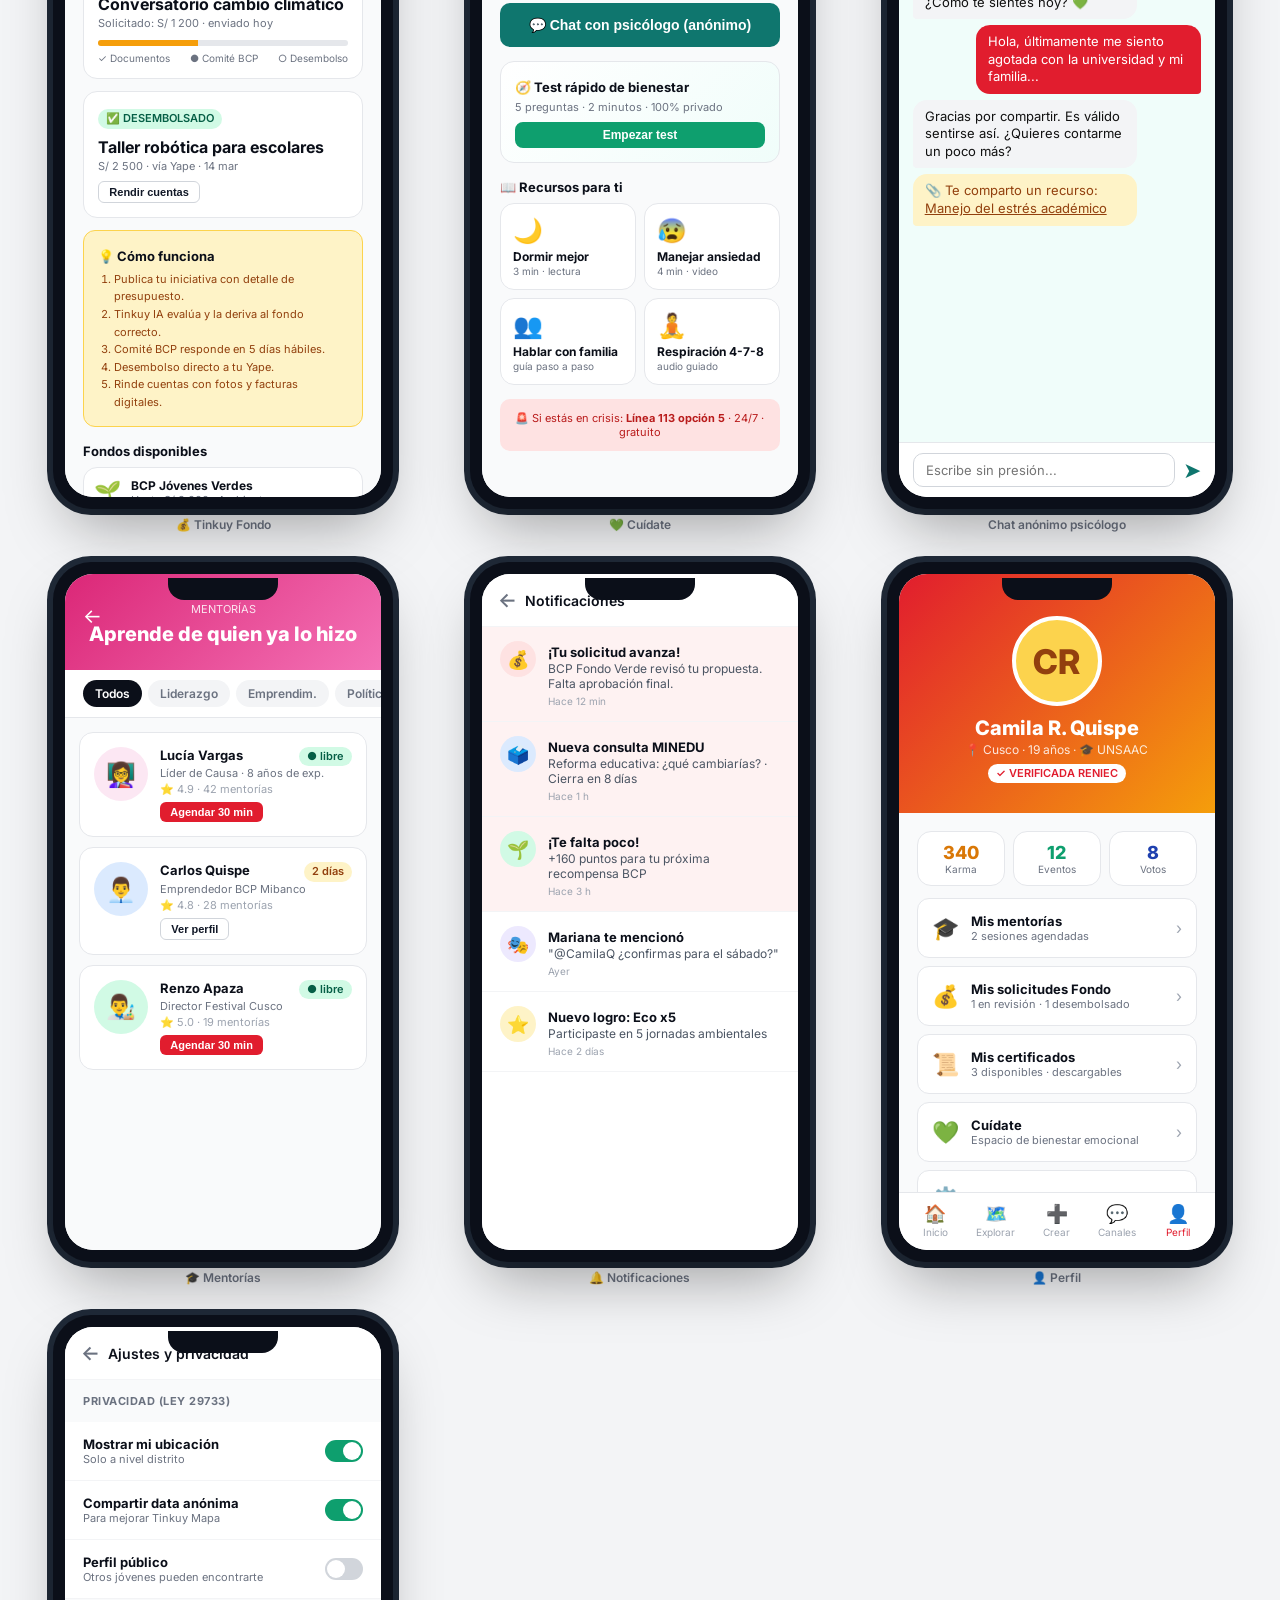
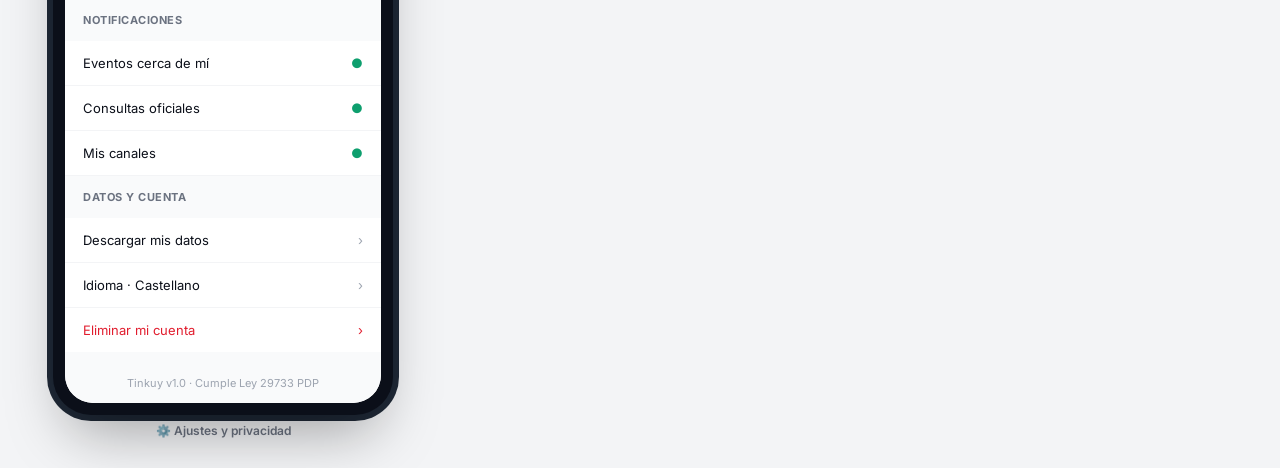
<file: app.html>
<!DOCTYPE html>
<html lang="es">
<head>
<meta charset="UTF-8">
<title>Tinkuy App · Mockup</title>
<meta name="viewport" content="width=device-width,initial-scale=1">
<link rel="stylesheet" href="styles.css">
<link href="https://fonts.googleapis.com/css2?family=Inter:wght@400;500;600;700;800&display=swap" rel="stylesheet">
<style>
  .toolbar{background:#fff;border-bottom:1px solid #E5E7EB;padding:14px 22px;display:flex;align-items:center;justify-content:space-between;gap:12px;flex-wrap:wrap;position:sticky;top:0;z-index:50;}
  .menu-panel{background:#fff;border-bottom:2px solid #E5E7EB;padding:10px 22px 14px;position:sticky;top:57px;z-index:49;display:none;flex-wrap:wrap;gap:6px;}
  .menu-panel.open{display:flex;}
  .screen-grid{display:grid;grid-template-columns:repeat(auto-fill,minmax(360px,1fr));gap:30px;padding:30px;justify-items:center;}
  .screen-pick{display:flex;flex-direction:column;align-items:center;gap:8px;}
  .screen-pick .label{font-size:12px;font-weight:600;color:#6B7280;}
  .menu{display:flex;gap:6px;flex-wrap:wrap;}
  .menu .chip{font-size:11px;padding:5px 10px;}
  .h-grad-red{background:linear-gradient(135deg,#E11D2E,#F59E0B);color:#fff;padding:18px;padding-top:28px;}
  .h-grad-blue{background:linear-gradient(135deg,#1E40AF,#3B82F6);color:#fff;padding:18px;padding-top:28px;}
  .h-grad-green{background:linear-gradient(135deg,#0E9F6E,#10B981);color:#fff;padding:18px;padding-top:28px;}
  .h-grad-amber{background:linear-gradient(135deg,#D97706,#F59E0B);color:#fff;padding:18px;padding-top:28px;}
  .h-grad-purple{background:linear-gradient(135deg,#7C3AED,#A78BFA);color:#fff;padding:18px;padding-top:28px;}
  .h-grad-teal{background:linear-gradient(135deg,#0F766E,#14B8A6);color:#fff;padding:18px;padding-top:28px;}
  .h-grad-pink{background:linear-gradient(135deg,#DB2777,#F472B6);color:#fff;padding:18px;padding-top:28px;}
  .list-row{display:flex;align-items:center;gap:10px;padding:10px 0;border-bottom:1px solid #F3F4F6;}
  .ico-circle{width:36px;height:36px;border-radius:50%;display:flex;align-items:center;justify-content:center;font-size:16px;flex-shrink:0;}
  .vote-opt{background:#fff;border:1px solid #E5E7EB;border-radius:10px;padding:10px;display:flex;align-items:center;gap:10px;cursor:pointer;}
  .vote-opt:hover{border-color:var(--tinkuy-blue);}
  .vote-opt.sel{border-color:var(--tinkuy-blue);border-width:2px;background:#EFF6FF;}
  .stepper{display:flex;gap:4px;}
  .stepper .step{flex:1;height:4px;border-radius:2px;background:rgba(255,255,255,.3);}
  .stepper .step.on{background:#fff;}
  .ach-card{padding:10px;border-radius:10px;background:#fff;border:1px solid #E5E7EB;text-align:center;}
  .ach-card .ico{font-size:28px;}
  .reward-card{border:1px solid #E5E7EB;border-radius:12px;padding:10px;display:flex;gap:10px;align-items:center;}
  .empty-radio{width:18px;height:18px;border:2px solid #D1D5DB;border-radius:50%;flex-shrink:0;}
  .empty-radio.on{border-color:var(--tinkuy-blue);background:radial-gradient(circle,var(--tinkuy-blue) 0 5px,transparent 6px);}
  .pill-tab{padding:6px 12px;border-radius:999px;font-size:12px;font-weight:600;background:#F3F4F6;color:#6B7280;cursor:pointer;}
  .pill-tab.on{background:#0B0F19;color:#fff;}
</style>
</head>
<body>

<header class="toolbar">
  <div style="display:flex;align-items:center;gap:12px;">
    <a href="index.html" onclick="history.back();return false;" style="color:#6B7280;text-decoration:none;display:flex;align-items:center;gap:4px;">← Hub</a>
    <div style="display:flex;align-items:center;gap:10px;">
      <div style="width:32px;height:32px;border-radius:8px;" class="brand-grad"></div>
      <div><b>Tinkuy App</b> <span style="color:#9CA3AF;font-size:12px;">· 25 pantallas</span></div>
    </div>
  </div>
  <button onclick="toggleMenu()" id="menu-toggle" style="display:flex;align-items:center;gap:6px;background:#F3F4F6;border:1px solid #E5E7EB;border-radius:8px;padding:7px 12px;cursor:pointer;font-size:12px;font-weight:600;color:#374151;">
    <span id="menu-icon">☰</span> Pantallas <span id="menu-badge" style="background:#E11D2E;color:#fff;border-radius:999px;padding:0 6px;font-size:10px;">25</span>
  </button>
</header>
<div class="menu-panel" id="menu"></div>

<main class="screen-grid" id="screens"></main>

<script>
// ---- definición de pantallas ----
// Cada pantalla retorna HTML del contenido interior del phone-screen.

const screens = [
  // 1) ONBOARDING 1
  { key:'onb1', label:'Onboarding 1/3', body: `
    <div class="h-grad-red" style="flex:1;display:flex;flex-direction:column;justify-content:flex-end;align-items:center;padding:40px 24px;text-align:center;">
      <div style="font-size:120px;margin-bottom:20px;">🤝</div>
      <h2 style="font-size:26px;margin:0;font-weight:800;">Tu voz importa</h2>
      <p style="opacity:.9;margin:10px 0 0;">Conecta con jóvenes de tu comunidad y haz que tus ideas lleguen a quienes deciden.</p>
      <div style="display:flex;gap:6px;margin:24px 0 12px;">
        <div style="width:24px;height:6px;border-radius:3px;background:#fff;"></div>
        <div style="width:6px;height:6px;border-radius:3px;background:rgba(255,255,255,.4);"></div>
        <div style="width:6px;height:6px;border-radius:3px;background:rgba(255,255,255,.4);"></div>
      </div>
      <button onclick="go('onb2')" class="btn btn-block" style="background:#fff;color:#E11D2E;">Siguiente</button>
    </div>`},

  // 2) ONBOARDING 2
  { key:'onb2', label:'Onboarding 2/3', body: `
    <div class="h-grad-amber" style="flex:1;display:flex;flex-direction:column;justify-content:flex-end;align-items:center;padding:40px 24px;text-align:center;">
      <div style="font-size:120px;margin-bottom:20px;">🏆</div>
      <h2 style="font-size:26px;margin:0;font-weight:800;">Gana por participar</h2>
      <p style="opacity:.9;margin:10px 0 0;">Cada acción cívica suma <b>Karma</b>: descuentos BCP, becas, cartas y avales.</p>
      <div style="display:flex;gap:6px;margin:24px 0 12px;">
        <div style="width:6px;height:6px;border-radius:3px;background:rgba(255,255,255,.4);"></div>
        <div style="width:24px;height:6px;border-radius:3px;background:#fff;"></div>
        <div style="width:6px;height:6px;border-radius:3px;background:rgba(255,255,255,.4);"></div>
      </div>
      <button onclick="go('onb3')" class="btn btn-block" style="background:#fff;color:#D97706;">Siguiente</button>
    </div>`},

  // 3) ONBOARDING 3
  { key:'onb3', label:'Onboarding 3/3', body: `
    <div class="h-grad-green" style="flex:1;display:flex;flex-direction:column;justify-content:flex-end;align-items:center;padding:40px 24px;text-align:center;">
      <div style="font-size:120px;margin-bottom:20px;">🌎</div>
      <h2 style="font-size:26px;margin:0;font-weight:800;">Crece con tu comunidad</h2>
      <p style="opacity:.9;margin:10px 0 0;">Lidera iniciativas, accede a mentoría y cuida tu bienestar emocional.</p>
      <div style="display:flex;gap:6px;margin:24px 0 12px;">
        <div style="width:6px;height:6px;border-radius:3px;background:rgba(255,255,255,.4);"></div>
        <div style="width:6px;height:6px;border-radius:3px;background:rgba(255,255,255,.4);"></div>
        <div style="width:24px;height:6px;border-radius:3px;background:#fff;"></div>
      </div>
      <button onclick="go('login')" class="btn btn-block" style="background:#fff;color:#0E9F6E;">Empezar</button>
    </div>`},

  // 4) LOGIN
  { key:'login', label:'Login DNI', body: `
    <div class="brand-grad" style="color:#fff;padding:32px 22px;text-align:center;">
      <div style="width:60px;height:60px;border-radius:18px;background:rgba(255,255,255,.2);margin:0 auto;display:flex;align-items:center;justify-content:center;font-size:30px;font-weight:900;">T</div>
      <h2 style="font-size:22px;margin:14px 0 4px;font-weight:800;">Bienvenido</h2>
      <p style="opacity:.9;font-size:13px;margin:0;">Verifica tu identidad para entrar</p>
    </div>
    <div class="scroll" style="flex:1;padding:22px;">
      <label style="font-size:12px;font-weight:700;color:#374151;">DNI (8 dígitos)</label>
      <input class="input" style="margin-top:6px;letter-spacing:4px;" value="•• ••• •••" maxlength="8"/>
      <label style="font-size:12px;font-weight:700;color:#374151;margin-top:14px;display:block;">Fecha de nacimiento</label>
      <input class="input" style="margin-top:6px;" value="15 / 03 / 2006"/>
      <div style="background:#EFF6FF;border:1px solid #BFDBFE;border-radius:10px;padding:12px;margin-top:16px;font-size:11px;color:#1E40AF;">
        🔒 Tinkuy verifica tu identidad con <b>RENIEC</b>. Solo jóvenes 15-29 años. Tu DNI nunca se almacena en claro. Cumple <b>Ley 29733</b>.
      </div>
      <button onclick="go('liveness')" class="btn btn-primary btn-block" style="margin-top:16px;">Continuar →</button>
      <p style="text-align:center;font-size:11px;color:#6B7280;margin-top:14px;">¿Eres adulto/organización? <span style="color:#E11D2E;font-weight:600;">Conoce Tinkuy Aliado</span></p>
    </div>`},

  // 5) LIVENESS
  { key:'liveness', label:'Selfie biométrica', body: `
    <div style="background:#0B0F19;color:#fff;flex:1;display:flex;flex-direction:column;align-items:center;justify-content:center;padding:40px 22px;text-align:center;">
      <p style="font-size:12px;opacity:.7;letter-spacing:1px;">PASO 2 · BIOMETRÍA</p>
      <h2 style="font-size:22px;margin:8px 0 20px;font-weight:800;">Validación facial</h2>
      <div style="width:200px;height:200px;border-radius:50%;border:4px dashed #E11D2E;display:flex;align-items:center;justify-content:center;font-size:80px;position:relative;" class="pulse">🤳</div>
      <p style="margin-top:24px;font-size:13px;opacity:.85;">Centra tu rostro y parpadea cuando se ilumine</p>
      <div style="background:rgba(255,255,255,.06);border-radius:12px;padding:12px;margin-top:24px;width:100%;font-size:11px;text-align:left;">
        ✓ Validación cruzada con RENIEC<br>
        ✓ Tu cara nunca se guarda en servidores<br>
        ✓ Cumplimiento estricto Ley PDP
      </div>
      <button onclick="go('verified')" class="btn btn-primary btn-block" style="margin-top:24px;">Capturar selfie</button>
    </div>`},

  // 6) VERIFIED
  { key:'verified', label:'Cuenta verificada', body: `
    <div class="h-grad-green" style="flex:1;display:flex;flex-direction:column;align-items:center;justify-content:center;padding:40px 22px;text-align:center;color:#fff;">
      <div style="width:120px;height:120px;border-radius:50%;background:rgba(255,255,255,.2);display:flex;align-items:center;justify-content:center;font-size:70px;">✓</div>
      <h2 style="font-size:26px;margin:20px 0 6px;font-weight:800;">¡Bienvenida, Camila!</h2>
      <p style="opacity:.9;font-size:14px;">Tu identidad fue verificada con RENIEC</p>
      <div style="background:rgba(255,255,255,.15);border-radius:12px;padding:14px;margin-top:24px;width:100%;text-align:left;font-size:12px;">
        <div style="display:flex;justify-content:space-between;margin-bottom:6px;"><b>Camila R. Quispe</b><span class="badge" style="background:#fff;color:#0E9F6E;">VERIFICADA</span></div>
        <div style="opacity:.9;">📍 Cusco, Cusco · 19 años</div>
        <div style="opacity:.9;">🎓 UNSAAC · Antropología</div>
      </div>
      <button onclick="go('home')" class="btn btn-block" style="background:#fff;color:#0E9F6E;margin-top:24px;">Entrar a Tinkuy</button>
    </div>`},

  // 7) HOME
  { key:'home', label:'🏠 Home (feed)', body: `
    <div class="brand-grad" style="color:#fff;padding:18px 18px 18px;padding-top:28px;">
      <div style="display:flex;justify-content:space-between;align-items:center;">
        <div>
          <div style="font-size:11px;opacity:.8;">Hola,</div>
          <div style="font-weight:800;font-size:18px;">Camila 👋</div>
        </div>
        <div style="display:flex;gap:8px;">
          <div onclick="go('notif')" style="width:36px;height:36px;border-radius:50%;background:rgba(255,255,255,.2);display:flex;align-items:center;justify-content:center;cursor:pointer;position:relative;">🔔<span style="position:absolute;top:-2px;right:-2px;background:#F59E0B;color:#fff;font-size:9px;width:14px;height:14px;border-radius:50%;display:flex;align-items:center;justify-content:center;font-weight:700;">3</span></div>
          <div onclick="go('profile')" style="width:36px;height:36px;border-radius:50%;background:#FCD34D;display:flex;align-items:center;justify-content:center;cursor:pointer;font-weight:700;color:#92400E;">CR</div>
        </div>
      </div>
      <div onclick="go('karma')" style="background:rgba(255,255,255,.15);backdrop-filter:blur(6px);border-radius:12px;padding:10px;margin-top:14px;display:flex;align-items:center;gap:10px;cursor:pointer;">
        <div style="width:42px;height:42px;border-radius:50%;" class="karma-ring"><div style="margin:4px;width:34px;height:34px;border-radius:50%;background:#fff;color:#D97706;display:flex;align-items:center;justify-content:center;font-weight:800;font-size:12px;">340</div></div>
        <div style="flex:1;font-size:12px;"><b>Karma Cívico</b><br><span style="opacity:.85;">160 puntos para tu próxima recompensa BCP</span></div>
        <span style="font-size:20px;opacity:.7;">›</span>
      </div>
    </div>
    <div class="scroll" style="flex:1;padding:14px;background:#F9FAFB;">
      <div style="display:flex;gap:6px;margin-bottom:14px;overflow-x:auto;">
        <span class="pill-tab on">Todo</span>
        <span class="pill-tab">🌱 Ambiente</span>
        <span class="pill-tab">🎭 Cultura</span>
        <span class="pill-tab">📚 Educación</span>
        <span class="pill-tab">💼 Emprend.</span>
      </div>

      <div style="margin-bottom:12px;"><b style="font-size:13px;">📍 Cerca de ti</b></div>

      <div onclick="go('event')" style="background:#fff;border-radius:14px;overflow:hidden;border:1px solid #E5E7EB;margin-bottom:10px;cursor:pointer;">
        <div style="height:90px;background:linear-gradient(135deg,#10B981,#059669);display:flex;align-items:center;justify-content:center;font-size:48px;">🌱</div>
        <div style="padding:12px;">
          <div style="display:flex;justify-content:space-between;align-items:start;"><span class="badge badge-green">Ambiente</span><span style="font-size:10px;color:#6B7280;">2.1 km</span></div>
          <div style="font-weight:700;font-size:14px;margin-top:6px;">Reforestación en Sacsayhuamán</div>
          <div style="font-size:11px;color:#6B7280;margin-top:2px;">Sáb 24 may · 8:00 am · 47 inscritos</div>
          <div style="display:flex;align-items:center;justify-content:space-between;margin-top:8px;">
            <div style="display:flex;align-items:center;gap:-6px;">
              <div style="width:22px;height:22px;border-radius:50%;background:#FCA5A5;border:2px solid #fff;display:flex;align-items:center;justify-content:center;font-size:9px;color:#fff;font-weight:700;">M</div>
              <div style="width:22px;height:22px;border-radius:50%;background:#FCD34D;border:2px solid #fff;margin-left:-6px;display:flex;align-items:center;justify-content:center;font-size:9px;color:#fff;font-weight:700;">J</div>
              <div style="width:22px;height:22px;border-radius:50%;background:#86EFAC;border:2px solid #fff;margin-left:-6px;display:flex;align-items:center;justify-content:center;font-size:9px;color:#fff;font-weight:700;">+</div>
            </div>
            <span style="color:#E11D2E;font-weight:700;font-size:11px;">+50 karma →</span>
          </div>
        </div>
      </div>

      <div onclick="go('voz')" style="background:#EFF6FF;border:1px solid #BFDBFE;border-radius:14px;padding:12px;margin-bottom:10px;cursor:pointer;">
        <div style="display:flex;justify-content:space-between;"><span class="badge badge-blue">🗳️ Voz Pública</span><span style="font-size:10px;color:#1E40AF;font-weight:700;">⏱ 2 días</span></div>
        <div style="font-weight:700;font-size:14px;margin-top:6px;">¿Qué obra priorizar con S/ 200 000?</div>
        <div style="font-size:11px;color:#1E40AF;margin-top:2px;">Municipalidad de Cusco · 1 823 votos</div>
      </div>

      <div style="background:#fff;border-radius:14px;overflow:hidden;border:1px solid #E5E7EB;margin-bottom:10px;">
        <div style="height:90px;background:linear-gradient(135deg,#7C3AED,#A78BFA);display:flex;align-items:center;justify-content:center;font-size:48px;">🎭</div>
        <div style="padding:12px;">
          <span class="badge badge-purple">Cultura</span>
          <div style="font-weight:700;font-size:14px;margin-top:6px;">Festival de danzas andinas</div>
          <div style="font-size:11px;color:#6B7280;margin-top:2px;">Dom 25 may · 4:00 pm · 132 inscritos · 5.4 km</div>
        </div>
      </div>

      <div style="background:#fff;border-radius:14px;padding:12px;border:1px solid #E5E7EB;margin-bottom:10px;">
        <span class="badge badge-amber">💰 BCP Fondo Verde</span>
        <div style="font-weight:700;font-size:13px;margin-top:6px;">Tu iniciativa califica para microfinanciamiento</div>
        <div style="font-size:11px;color:#6B7280;margin-top:2px;">Hasta S/ 3 000 sin garantía · respuesta en 5 días</div>
        <button onclick="go('fondo')" class="btn btn-amber btn-xs" style="margin-top:8px;">Aplicar ahora</button>
      </div>
    </div>
    ${tabBar('home')}
  `},

  // 8) EXPLORE MAP
  { key:'explore', label:'🗺️ Explorar mapa', body: `
    <div style="padding:14px 18px;padding-top:28px;background:#fff;border-bottom:1px solid #E5E7EB;">
      <div style="display:flex;gap:8px;align-items:center;">
        <input class="input" placeholder="🔍 Buscar iniciativas..." style="font-size:13px;padding:8px 12px;"/>
        <button class="btn btn-ghost btn-sm">⚙️</button>
      </div>
      <div style="display:flex;gap:6px;margin-top:10px;overflow-x:auto;">
        <span class="pill-tab on">Todo</span>
        <span class="pill-tab">🌱</span>
        <span class="pill-tab">🎭</span>
        <span class="pill-tab">📚</span>
        <span class="pill-tab">💼</span>
        <span class="pill-tab">🧠</span>
      </div>
    </div>
    <div style="flex:1;position:relative;background:linear-gradient(135deg,#E0F2FE,#DBEAFE);">
      <svg viewBox="0 0 300 400" style="width:100%;height:100%;">
        <!-- streets -->
        <path d="M0,100 L300,100 M0,200 L300,200 M0,300 L300,300 M100,0 L100,400 M200,0 L200,400" stroke="#94A3B8" stroke-width="1" opacity=".4"/>
        <!-- river -->
        <path d="M20,50 Q150,180 290,90" stroke="#60A5FA" stroke-width="8" fill="none" opacity=".6"/>
        <!-- pins -->
        <circle cx="120" cy="180" r="14" fill="#10B981"/><text x="120" y="184" text-anchor="middle" font-size="14">🌱</text>
        <circle cx="200" cy="120" r="14" fill="#7C3AED"/><text x="200" y="124" text-anchor="middle" font-size="14">🎭</text>
        <circle cx="80" cy="260" r="14" fill="#3B82F6"/><text x="80" y="264" text-anchor="middle" font-size="14">📚</text>
        <circle cx="230" cy="280" r="14" fill="#F59E0B"/><text x="230" y="284" text-anchor="middle" font-size="14">💼</text>
        <circle cx="150" cy="320" r="14" fill="#EC4899"/><text x="150" y="324" text-anchor="middle" font-size="14">🧠</text>
        <!-- user -->
        <circle cx="150" cy="220" r="20" fill="#E11D2E" opacity=".3"/>
        <circle cx="150" cy="220" r="10" fill="#E11D2E"/>
        <circle cx="150" cy="220" r="4" fill="#fff"/>
      </svg>
      <!-- bottom sheet -->
      <div style="position:absolute;bottom:0;left:0;right:0;background:#fff;border-radius:18px 18px 0 0;padding:14px;box-shadow:0 -8px 24px -8px rgba(0,0,0,.15);">
        <div style="width:36px;height:4px;background:#D1D5DB;border-radius:2px;margin:0 auto 12px;"></div>
        <div style="font-size:12px;color:#6B7280;margin-bottom:8px;font-weight:600;">🌱 Cerca de tu ubicación</div>
        <div onclick="go('event')" style="display:flex;gap:10px;align-items:center;border-bottom:1px solid #F3F4F6;padding-bottom:10px;cursor:pointer;">
          <div style="width:42px;height:42px;border-radius:10px;background:#D1FAE5;display:flex;align-items:center;justify-content:center;font-size:20px;">🌱</div>
          <div style="flex:1;"><div style="font-weight:700;font-size:13px;">Reforestación Sacsayhuamán</div><div style="font-size:11px;color:#6B7280;">2.1 km · sáb 8 am · +50 karma</div></div>
          <span style="font-size:20px;color:#9CA3AF;">›</span>
        </div>
        <div style="display:flex;gap:10px;align-items:center;padding-top:10px;">
          <div style="width:42px;height:42px;border-radius:10px;background:#EDE9FE;display:flex;align-items:center;justify-content:center;font-size:20px;">🎭</div>
          <div style="flex:1;"><div style="font-weight:700;font-size:13px;">Festival de danzas andinas</div><div style="font-size:11px;color:#6B7280;">5.4 km · dom 4 pm</div></div>
        </div>
      </div>
    </div>
    ${tabBar('explore')}
  `},

  // 9) EVENT DETAIL
  { key:'event', label:'Detalle de evento', body: `
    <div style="position:relative;">
      <div style="height:160px;background:linear-gradient(135deg,#10B981,#059669);display:flex;align-items:center;justify-content:center;font-size:80px;color:#fff;">🌱</div>
      <div onclick="go('explore')" style="position:absolute;top:32px;left:14px;width:36px;height:36px;border-radius:50%;background:rgba(0,0,0,.4);color:#fff;display:flex;align-items:center;justify-content:center;cursor:pointer;">←</div>
      <div style="position:absolute;top:32px;right:14px;width:36px;height:36px;border-radius:50%;background:rgba(0,0,0,.4);color:#fff;display:flex;align-items:center;justify-content:center;">♡</div>
    </div>
    <div class="scroll" style="flex:1;padding:18px;">
      <span class="badge badge-green">🌱 Ambiente · +50 karma</span>
      <h2 style="margin:8px 0 4px;font-size:20px;">Reforestación en Sacsayhuamán</h2>
      <div style="font-size:12px;color:#6B7280;">Organizado por <b>Colectivo Q'ente</b> · Verificado ✓</div>

      <div style="display:grid;grid-template-columns:1fr 1fr;gap:8px;margin-top:14px;">
        <div style="background:#F9FAFB;border-radius:10px;padding:10px;"><div style="font-size:10px;color:#6B7280;">📅 Fecha</div><div style="font-weight:700;font-size:13px;">Sáb 24 may · 8 am</div></div>
        <div style="background:#F9FAFB;border-radius:10px;padding:10px;"><div style="font-size:10px;color:#6B7280;">📍 Distancia</div><div style="font-weight:700;font-size:13px;">2.1 km</div></div>
        <div style="background:#F9FAFB;border-radius:10px;padding:10px;"><div style="font-size:10px;color:#6B7280;">👥 Inscritos</div><div style="font-weight:700;font-size:13px;">47 / 80</div></div>
        <div style="background:#F9FAFB;border-radius:10px;padding:10px;"><div style="font-size:10px;color:#6B7280;">⏱ Duración</div><div style="font-weight:700;font-size:13px;">4 horas</div></div>
      </div>

      <h3 style="margin:14px 0 6px;font-size:13px;">Descripción</h3>
      <p style="font-size:12px;color:#4B5563;line-height:1.6;margin:0;">Plantaremos 200 queuñas nativas en la zona alta de Sacsayhuamán, en coordinación con el SERFOR y la Municipalidad de Cusco. ¡Trae guantes y agua!</p>

      <h3 style="margin:14px 0 6px;font-size:13px;">🤝 Aliados</h3>
      <div style="display:flex;gap:6px;flex-wrap:wrap;">
        <span class="badge badge-red">BCP</span>
        <span class="badge badge-green">SERFOR</span>
        <span class="badge badge-blue">Muni. Cusco</span>
      </div>

      <h3 style="margin:14px 0 6px;font-size:13px;">¿Qué llevar?</h3>
      <ul style="font-size:12px;color:#4B5563;padding-left:18px;margin:0;line-height:1.7;">
        <li>Guantes de jardinería</li><li>Botella de agua</li><li>Bloqueador y gorra</li>
      </ul>
    </div>
    <div style="border-top:1px solid #E5E7EB;padding:12px 18px;background:#fff;display:flex;gap:8px;align-items:center;">
      <div style="flex:1;"><div style="font-size:10px;color:#6B7280;">Recompensa</div><div style="font-weight:800;color:#D97706;">+50 karma</div></div>
      <button class="btn btn-primary" style="flex:1;">Apuntarme</button>
    </div>
  `},

  // 10) CREATE INITIATIVE
  { key:'create', label:'➕ Crear iniciativa', body: `
    <div class="h-grad-red">
      <div style="display:flex;align-items:center;gap:10px;"><span onclick="go('home')" style="cursor:pointer;font-size:20px;">←</span><span style="font-size:11px;opacity:.8;">PASO 2 DE 4</span></div>
      <h2 style="font-size:20px;margin:8px 0 10px;font-weight:800;">Crear iniciativa</h2>
      <div class="stepper"><div class="step on"></div><div class="step on"></div><div class="step"></div><div class="step"></div></div>
    </div>
    <div class="scroll" style="flex:1;padding:18px;">
      <label style="font-size:12px;font-weight:700;">Título</label>
      <input class="input" style="margin-top:4px;" value="Conversatorio: jóvenes y cambio climático"/>

      <label style="font-size:12px;font-weight:700;margin-top:14px;display:block;">Tipo de iniciativa</label>
      <div style="display:grid;grid-template-columns:1fr 1fr 1fr;gap:6px;margin-top:6px;">
        <div style="border:1px solid #E5E7EB;border-radius:10px;padding:10px;text-align:center;font-size:11px;">🎉<br>Evento</div>
        <div style="border:2px solid #E11D2E;background:#FEF2F2;border-radius:10px;padding:10px;text-align:center;font-size:11px;font-weight:700;">🎤<br>Conversa</div>
        <div style="border:1px solid #E5E7EB;border-radius:10px;padding:10px;text-align:center;font-size:11px;">🤝<br>Servicio</div>
        <div style="border:1px solid #E5E7EB;border-radius:10px;padding:10px;text-align:center;font-size:11px;">📚<br>Taller</div>
        <div style="border:1px solid #E5E7EB;border-radius:10px;padding:10px;text-align:center;font-size:11px;">🎨<br>Cultural</div>
        <div style="border:1px solid #E5E7EB;border-radius:10px;padding:10px;text-align:center;font-size:11px;">🌱<br>Ambient.</div>
      </div>

      <label style="font-size:12px;font-weight:700;margin-top:14px;display:block;">Fecha y lugar</label>
      <input class="input" style="margin-top:4px;" value="Sáb 31 may · 5 pm · Plaza Regocijo, Cusco"/>

      <label style="font-size:12px;font-weight:700;margin-top:14px;display:block;">¿Necesitas apoyo?</label>
      <div style="display:flex;flex-direction:column;gap:6px;margin-top:6px;font-size:12px;">
        <label style="display:flex;gap:8px;"><input type="checkbox" checked> 💰 Microfinanciamiento BCP (hasta S/ 3 000)</label>
        <label style="display:flex;gap:8px;"><input type="checkbox"> 🏢 Local (Tambo, municipio, universidad)</label>
        <label style="display:flex;gap:8px;"><input type="checkbox" checked> 🎤 Especialista invitado</label>
        <label style="display:flex;gap:8px;"><input type="checkbox"> 📣 Difusión radio comunitaria</label>
        <label style="display:flex;gap:8px;"><input type="checkbox"> 🛡️ Coordinación con Serenazgo/PNP</label>
      </div>

      <div style="background:#FEF3C7;border:1px solid #FCD34D;border-radius:10px;padding:10px;margin-top:14px;font-size:11px;color:#92400E;">
        💡 <b>Tinkuy IA detecta:</b> tu iniciativa califica para el <b>Fondo BCP Jóvenes Verdes</b>. Se enviará automáticamente a evaluación al publicar.
      </div>
    </div>
    <div style="padding:12px 18px;border-top:1px solid #E5E7EB;background:#fff;display:flex;gap:8px;">
      <button class="btn btn-ghost">Atrás</button>
      <button onclick="go('createOk')" class="btn btn-primary" style="flex:1;">Continuar →</button>
    </div>
  `},

  // 11) CREATE OK
  { key:'createOk', label:'Iniciativa publicada', body: `
    <div class="h-grad-green" style="flex:1;display:flex;flex-direction:column;align-items:center;justify-content:center;padding:40px 22px;text-align:center;color:#fff;">
      <div style="font-size:90px;">🎉</div>
      <h2 style="font-size:24px;margin:14px 0 6px;font-weight:800;">¡Publicada!</h2>
      <p style="opacity:.9;font-size:14px;max-width:280px;">Tu conversatorio ya es visible para 7 234 jóvenes en Cusco. Te notificaremos a medida que se inscriban.</p>
      <div style="background:rgba(255,255,255,.2);border-radius:12px;padding:14px;margin-top:20px;width:100%;text-align:left;font-size:12px;">
        <div style="display:flex;justify-content:space-between;"><span>Solicitud BCP Fondo Verde</span><span class="badge" style="background:#fff;color:#0E9F6E;">EN REVISIÓN</span></div>
        <div style="opacity:.85;margin-top:4px;">Respuesta estimada: 5 días hábiles</div>
      </div>
      <div style="background:rgba(255,255,255,.2);border-radius:12px;padding:14px;margin-top:10px;width:100%;text-align:left;font-size:12px;">
        🏆 Karma ganado: <b>+30 por crear</b>
      </div>
      <button onclick="go('home')" class="btn btn-block" style="background:#fff;color:#0E9F6E;margin-top:24px;">Ver en mi feed</button>
    </div>
  `},

  // 12) VOZ PUBLICA LIST
  { key:'voz', label:'🗳️ Voz Pública', body: `
    <div class="h-grad-blue">
      <p style="font-size:11px;opacity:.85;margin:0;letter-spacing:.5px;">VOZ PÚBLICA · 1 DNI = 1 VOTO</p>
      <h2 style="font-size:20px;margin:6px 0;font-weight:800;">Decide con tu comunidad</h2>
      <p style="font-size:12px;opacity:.85;margin:0;">Consultas oficiales verificadas y propuestas ciudadanas</p>
    </div>
    <div style="background:#fff;padding:10px 18px;border-bottom:1px solid #E5E7EB;display:flex;gap:6px;">
      <span class="pill-tab on">🏛️ Oficiales (3)</span>
      <span class="pill-tab">👥 Ciudadanas (12)</span>
      <span class="pill-tab">🔚 Cerradas</span>
    </div>
    <div class="scroll" style="flex:1;padding:14px;background:#F9FAFB;">
      <div onclick="go('vote')" style="background:#fff;border:1px solid #E5E7EB;border-radius:14px;padding:14px;margin-bottom:10px;cursor:pointer;border-left:4px solid #1E40AF;">
        <div style="display:flex;justify-content:space-between;align-items:start;">
          <span class="badge badge-blue">🏛️ Muni. Cusco</span>
          <span style="font-size:10px;color:#E11D2E;font-weight:700;">⏱ 2 días</span>
        </div>
        <div style="font-weight:700;font-size:14px;margin-top:8px;">¿Qué obra priorizar con S/ 200 000?</div>
        <div style="display:flex;justify-content:space-between;font-size:11px;color:#6B7280;margin-top:6px;">
          <span>1 823 votos</span><span>3 opciones</span>
        </div>
      </div>

      <div style="background:#fff;border:1px solid #E5E7EB;border-radius:14px;padding:14px;margin-bottom:10px;border-left:4px solid #1E40AF;">
        <div style="display:flex;justify-content:space-between;"><span class="badge badge-blue">🏛️ MINEDU</span><span style="font-size:10px;color:#6B7280;">⏱ 8 días</span></div>
        <div style="font-weight:700;font-size:14px;margin-top:8px;">Reforma educativa: ¿qué cambiarías?</div>
        <div style="font-size:11px;color:#6B7280;margin-top:6px;">12 401 votos · nacional · 5 opciones</div>
      </div>

      <div style="background:#fff;border:1px solid #E5E7EB;border-radius:14px;padding:14px;margin-bottom:10px;border-left:4px solid #1E40AF;">
        <div style="display:flex;justify-content:space-between;"><span class="badge badge-red">🏦 BCP</span><span style="font-size:10px;color:#6B7280;">⏱ 5 días</span></div>
        <div style="font-weight:700;font-size:14px;margin-top:8px;">¿Qué tema priorizar en BCP Fondo Verde 2026?</div>
        <div style="font-size:11px;color:#6B7280;margin-top:6px;">3 421 votos · nacional · 4 opciones</div>
      </div>

      <div style="margin-top:14px;text-align:center;">
        <button onclick="go('propose')" class="btn btn-ghost btn-sm">+ Propón tú una consulta</button>
      </div>
    </div>
    ${tabBar('explore')}
  `},

  // 13) VOTE
  { key:'vote', label:'Votación activa', body: `
    <div class="h-grad-blue">
      <div style="display:flex;align-items:center;gap:10px;"><span onclick="go('voz')" style="cursor:pointer;font-size:20px;">←</span><span class="badge" style="background:rgba(255,255,255,.2);color:#fff;">🏛️ Municipalidad de Cusco</span></div>
      <h2 style="font-size:18px;margin:10px 0 4px;font-weight:800;">¿Qué obra priorizar con S/ 200 000?</h2>
      <p style="font-size:11px;opacity:.85;margin:0;">Solo jóvenes 15-29 verificados · Cierra en 2 días</p>
    </div>
    <div class="scroll" style="flex:1;padding:18px;background:#F9FAFB;">
      <div class="vote-opt" style="margin-bottom:8px;">
        <div class="empty-radio"></div>
        <div style="flex:1;">
          <div style="font-weight:700;font-size:13px;">🏞️ Renovar el parque San Blas</div>
          <div class="prog" style="margin-top:6px;"><span style="width:42%;background:#1E40AF;"></span></div>
        </div>
        <span style="font-size:12px;font-weight:700;">42%</span>
      </div>
      <div class="vote-opt sel" style="margin-bottom:8px;">
        <div class="empty-radio on"></div>
        <div style="flex:1;">
          <div style="font-weight:700;font-size:13px;">📚 Biblioteca digital juvenil</div>
          <div class="prog" style="margin-top:6px;"><span style="width:38%;background:#1E40AF;"></span></div>
        </div>
        <span style="font-size:12px;font-weight:700;">38%</span>
      </div>
      <div class="vote-opt">
        <div class="empty-radio"></div>
        <div style="flex:1;">
          <div style="font-weight:700;font-size:13px;">🎭 Casa de la cultura joven</div>
          <div class="prog" style="margin-top:6px;"><span style="width:20%;background:#1E40AF;"></span></div>
        </div>
        <span style="font-size:12px;font-weight:700;">20%</span>
      </div>

      <div style="background:#EFF6FF;border:1px solid #BFDBFE;border-radius:10px;padding:10px;margin-top:14px;font-size:11px;color:#1E40AF;line-height:1.5;">
        🔒 <b>Tu voto es secreto y verificable.</b><br>1 DNI = 1 voto · Cifrado E2E · Auditable por SENAJU
      </div>

      <button onclick="go('voteOk')" class="btn btn-blue btn-block" style="margin-top:14px;">Confirmar mi voto</button>

      <div style="margin-top:16px;text-align:center;font-size:11px;color:#6B7280;">
        <b>+10 karma</b> por votar
      </div>
    </div>
  `},

  // 14) VOTE OK
  { key:'voteOk', label:'Voto registrado', body: `
    <div class="h-grad-blue" style="flex:1;display:flex;flex-direction:column;align-items:center;justify-content:center;padding:40px 22px;text-align:center;color:#fff;">
      <div style="font-size:90px;">✅</div>
      <h2 style="font-size:24px;margin:14px 0 6px;font-weight:800;">Voto registrado</h2>
      <p style="opacity:.9;font-size:13px;max-width:260px;">Tu voto por <b>"Biblioteca digital juvenil"</b> quedó cifrado y auditable. Recibirás resultados el 26 de mayo.</p>
      <div style="background:rgba(255,255,255,.2);border-radius:12px;padding:14px;margin-top:18px;width:100%;text-align:left;font-size:12px;">
        <div style="font-family:monospace;font-size:10px;opacity:.85;">Comprobante:</div>
        <div style="font-family:monospace;font-size:11px;margin-top:4px;">0x7f3a...c4e9 · TX#48211</div>
      </div>
      <div style="background:rgba(255,255,255,.2);border-radius:12px;padding:14px;margin-top:8px;width:100%;font-size:12px;">🏆 +10 karma</div>
      <button onclick="go('voz')" class="btn btn-block" style="background:#fff;color:#1E40AF;margin-top:24px;">Ver otras consultas</button>
    </div>
  `},

  // 15) PROPOSE
  { key:'propose', label:'Crear propuesta', body: `
    <div class="app-header-back"><span class="back-btn" onclick="go('voz')">←</span> Propuesta ciudadana</div>
    <div class="scroll" style="flex:1;padding:18px;">
      <div style="background:#FEF3C7;border:1px solid #FCD34D;border-radius:10px;padding:10px;font-size:11px;margin-bottom:14px;">
        💡 Una propuesta necesita <b>500 apoyos verificados</b> para escalar a votación oficial.
      </div>
      <label style="font-size:12px;font-weight:700;">Título</label>
      <input class="input" style="margin-top:4px;" value="Carril bici en Av. de la Cultura"/>
      <label style="font-size:12px;font-weight:700;margin-top:12px;display:block;">¿A quién va dirigida?</label>
      <select class="input" style="margin-top:4px;"><option>Municipalidad Distrital de Cusco</option></select>
      <label style="font-size:12px;font-weight:700;margin-top:12px;display:block;">Categoría</label>
      <div style="display:flex;gap:6px;flex-wrap:wrap;margin-top:4px;">
        <span class="chip">🚲 Movilidad</span><span class="chip on">🌱 Ambiente</span><span class="chip">🎭 Cultura</span><span class="chip">🛡️ Seguridad</span>
      </div>
      <label style="font-size:12px;font-weight:700;margin-top:12px;display:block;">Descripción</label>
      <textarea class="input" rows="4" style="margin-top:4px;resize:none;">Construir ciclovía continua de 4 km en Av. de la Cultura, conectando UNSAAC con el Centro Histórico. Reduce contaminación y acerca a estudiantes...</textarea>
      <button class="btn btn-primary btn-block" style="margin-top:16px;">Publicar propuesta</button>
    </div>
  `},

  // 16) CHANNELS LIST
  { key:'channels', label:'💬 Canales', body: `
    <div class="h-grad-purple">
      <div style="display:flex;justify-content:space-between;align-items:center;">
        <h2 style="font-size:20px;margin:0;font-weight:800;">Canales</h2>
        <button class="btn btn-xs" style="background:rgba(255,255,255,.2);color:#fff;">+ Nuevo</button>
      </div>
      <input class="input" placeholder="🔍 Buscar canal..." style="margin-top:10px;background:rgba(255,255,255,.2);border:none;color:#fff;font-size:12px;"/>
    </div>
    <div class="scroll" style="flex:1;background:#fff;">
      <div style="padding:10px 18px;background:#F9FAFB;font-size:11px;color:#6B7280;font-weight:700;letter-spacing:.5px;">TUS COMUNIDADES</div>
      <div onclick="go('chat')" style="padding:12px 18px;display:flex;gap:12px;cursor:pointer;border-bottom:1px solid #F3F4F6;">
        <div style="width:44px;height:44px;border-radius:50%;background:#EDE9FE;display:flex;align-items:center;justify-content:center;font-size:20px;">🎭</div>
        <div style="flex:1;min-width:0;">
          <div style="display:flex;justify-content:space-between;"><b style="font-size:13px;">Cultura Cusco · #danza</b><span style="font-size:10px;color:#6B7280;">12:42</span></div>
          <div style="display:flex;justify-content:space-between;align-items:center;margin-top:2px;"><span style="font-size:12px;color:#6B7280;text-overflow:ellipsis;white-space:nowrap;overflow:hidden;">Mariana: Ya tenemos el local 🎉</span><span style="background:#E11D2E;color:#fff;font-size:10px;padding:1px 6px;border-radius:10px;font-weight:700;">5</span></div>
        </div>
      </div>
      <div style="padding:12px 18px;display:flex;gap:12px;border-bottom:1px solid #F3F4F6;">
        <div style="width:44px;height:44px;border-radius:50%;background:#FEF3C7;display:flex;align-items:center;justify-content:center;font-size:20px;">📚</div>
        <div style="flex:1;min-width:0;"><div style="display:flex;justify-content:space-between;"><b style="font-size:13px;">Universitarios UNSAAC</b><span style="font-size:10px;color:#6B7280;">11:15</span></div><div style="font-size:12px;color:#6B7280;">Sebas: Comparto el documento...</div></div>
      </div>
      <div style="padding:12px 18px;display:flex;gap:12px;border-bottom:1px solid #F3F4F6;">
        <div style="width:44px;height:44px;border-radius:50%;background:#D1FAE5;display:flex;align-items:center;justify-content:center;font-size:20px;">🌱</div>
        <div style="flex:1;min-width:0;"><div style="display:flex;justify-content:space-between;"><b style="font-size:13px;">Cusco Ambiental</b><span style="font-size:10px;color:#6B7280;">Ayer</span></div><div style="font-size:12px;color:#6B7280;">Moderador: Reunión confirmada para...</div></div>
      </div>

      <div style="padding:10px 18px;background:#F9FAFB;font-size:11px;color:#6B7280;font-weight:700;letter-spacing:.5px;">CANALES SUGERIDOS</div>
      <div style="padding:12px 18px;display:flex;gap:12px;align-items:center;">
        <div style="width:44px;height:44px;border-radius:50%;background:#FEE2E2;display:flex;align-items:center;justify-content:center;font-size:20px;">💼</div>
        <div style="flex:1;"><b style="font-size:13px;">Emprende Cusco</b><div style="font-size:11px;color:#6B7280;">421 miembros</div></div>
        <button class="btn btn-xs btn-ghost">Unirme</button>
      </div>
      <div style="padding:12px 18px;display:flex;gap:12px;align-items:center;">
        <div style="width:44px;height:44px;border-radius:50%;background:#DBEAFE;display:flex;align-items:center;justify-content:center;font-size:20px;">🛡️</div>
        <div style="flex:1;"><b style="font-size:13px;">Voluntariado Defensa Civil</b><div style="font-size:11px;color:#6B7280;">187 miembros</div></div>
        <button class="btn btn-xs btn-ghost">Unirme</button>
      </div>
    </div>
    ${tabBar('channels')}
  `},

  // 17) CHAT
  { key:'chat', label:'Canal: chat', body: `
    <div style="background:#fff;border-bottom:1px solid #E5E7EB;padding:14px 18px;padding-top:28px;display:flex;gap:10px;align-items:center;">
      <span onclick="go('channels')" style="cursor:pointer;color:#6B7280;font-size:20px;">←</span>
      <div style="width:36px;height:36px;border-radius:50%;background:#EDE9FE;display:flex;align-items:center;justify-content:center;font-size:18px;">🎭</div>
      <div style="flex:1;"><b style="font-size:13px;">Cultura Cusco · #danza</b><div style="font-size:11px;color:#0E9F6E;">● 12 en línea · 87 miembros · 🛡️ moderado</div></div>
      <span style="color:#6B7280;">⋯</span>
    </div>
    <div class="scroll" style="flex:1;padding:14px;background:#F9FAFB;display:flex;flex-direction:column;">
      <div style="text-align:center;font-size:10px;color:#9CA3AF;margin-bottom:8px;">— Hoy —</div>
      <div style="display:flex;gap:6px;align-items:end;">
        <div style="width:28px;height:28px;border-radius:50%;background:#FCD34D;font-size:11px;color:#92400E;display:flex;align-items:center;justify-content:center;font-weight:700;">M</div>
        <div><div style="font-size:10px;color:#6B7280;margin-bottom:2px;">Mariana · 11:20</div><div class="bubble them">¿Quién participa el sábado en el ensayo?</div></div>
      </div>
      <div class="bubble me">Yo voy! ¿A qué hora?</div>
      <div style="display:flex;gap:6px;align-items:end;">
        <div style="width:28px;height:28px;border-radius:50%;background:#FCD34D;font-size:11px;color:#92400E;display:flex;align-items:center;justify-content:center;font-weight:700;">M</div>
        <div><div class="bubble them">A las 4 pm en la Casa de la Cultura</div></div>
      </div>
      <div style="display:flex;gap:6px;align-items:end;margin-top:4px;">
        <div style="width:28px;height:28px;border-radius:50%;background:#86EFAC;font-size:11px;color:#065F46;display:flex;align-items:center;justify-content:center;font-weight:700;">J</div>
        <div><div class="bubble them" style="background:#FEF3C7;color:#92400E;">📌 <b>Aviso de moderador</b><br>Recordatorio: prohibido contenido político de campaña.</div></div>
      </div>
      <div style="display:flex;gap:6px;align-items:end;margin-top:4px;">
        <div style="width:28px;height:28px;border-radius:50%;background:#FCD34D;font-size:11px;color:#92400E;display:flex;align-items:center;justify-content:center;font-weight:700;">M</div>
        <div><div class="bubble them">Ya tenemos el local 🎉</div><div style="font-size:10px;color:#6B7280;margin-top:2px;">12:42 ✓✓</div></div>
      </div>
    </div>
    <div style="background:#fff;border-top:1px solid #E5E7EB;padding:10px 14px;display:flex;gap:8px;align-items:center;">
      <span style="font-size:20px;">📎</span>
      <input class="input" placeholder="Mensaje..." style="font-size:13px;padding:8px 12px;"/>
      <span style="color:#E11D2E;font-size:22px;cursor:pointer;">➤</span>
    </div>
  `},

  // 18) KARMA
  { key:'karma', label:'🏆 Karma Cívico', body: `
    <div class="h-grad-amber" style="text-align:center;padding-bottom:30px;">
      <span onclick="go('home')" style="cursor:pointer;position:absolute;top:30px;left:18px;color:#fff;font-size:20px;">←</span>
      <p style="font-size:11px;opacity:.85;letter-spacing:1px;margin:0;">KARMA CÍVICO</p>
      <div style="width:130px;height:130px;border-radius:50%;margin:14px auto 0;" class="karma-ring">
        <div style="margin:6px;width:118px;height:118px;border-radius:50%;background:#fff;display:flex;flex-direction:column;align-items:center;justify-content:center;">
          <div style="font-size:34px;font-weight:800;color:#D97706;">340</div>
          <div style="font-size:10px;color:#6B7280;">/ 500 nivel 3</div>
        </div>
      </div>
      <p style="font-weight:700;margin-top:14px;">🥈 Tinkuy Activo</p>
      <p style="font-size:11px;opacity:.85;margin:2px 0 0;">Top 18% de jóvenes Cusco</p>
    </div>
    <div class="scroll" style="flex:1;padding:18px;background:#F9FAFB;">
      <h3 style="font-size:13px;margin:0 0 8px;">🎁 Recompensas disponibles</h3>

      <div class="reward-card" style="margin-bottom:8px;">
        <div style="width:46px;height:46px;border-radius:10px;background:#FEE2E2;display:flex;align-items:center;justify-content:center;font-size:22px;">💳</div>
        <div style="flex:1;font-size:12px;"><b>Sin comisión BCP 6 meses</b><div style="color:#6B7280;font-size:11px;">Cuenta ahorro joven</div></div>
        <button class="btn btn-amber btn-xs">300 ✓</button>
      </div>
      <div class="reward-card" style="margin-bottom:8px;">
        <div style="width:46px;height:46px;border-radius:10px;background:#DBEAFE;display:flex;align-items:center;justify-content:center;font-size:22px;">🎓</div>
        <div style="flex:1;font-size:12px;"><b>Beca Pacífico Liderazgo</b><div style="color:#6B7280;font-size:11px;">40 horas · certificable</div></div>
        <button class="btn btn-xs" style="background:#E5E7EB;color:#6B7280;">800</button>
      </div>
      <div class="reward-card" style="margin-bottom:8px;">
        <div style="width:46px;height:46px;border-radius:10px;background:#D1FAE5;display:flex;align-items:center;justify-content:center;font-size:22px;">📜</div>
        <div style="flex:1;font-size:12px;"><b>Carta de recomendación</b><div style="color:#6B7280;font-size:11px;">Verificada BCP + SENAJU</div></div>
        <button class="btn btn-amber btn-xs">200 ✓</button>
      </div>
      <div class="reward-card" style="margin-bottom:8px;">
        <div style="width:46px;height:46px;border-radius:10px;background:#FEF3C7;display:flex;align-items:center;justify-content:center;font-size:22px;">🎟️</div>
        <div style="flex:1;font-size:12px;"><b>Entrada Hay Festival</b><div style="color:#6B7280;font-size:11px;">2 días Arequipa</div></div>
        <button class="btn btn-xs" style="background:#E5E7EB;color:#6B7280;">650</button>
      </div>

      <h3 style="font-size:13px;margin:16px 0 8px;">🏅 Logros</h3>
      <div style="display:grid;grid-template-columns:1fr 1fr 1fr 1fr;gap:6px;">
        <div class="ach-card"><div class="ico">🌱</div><div style="font-size:9px;font-weight:700;margin-top:2px;">Eco x5</div></div>
        <div class="ach-card"><div class="ico">🗳️</div><div style="font-size:9px;font-weight:700;margin-top:2px;">Votó x10</div></div>
        <div class="ach-card"><div class="ico">🎤</div><div style="font-size:9px;font-weight:700;margin-top:2px;">Líder</div></div>
        <div class="ach-card" style="opacity:.3;"><div class="ico">🌟</div><div style="font-size:9px;font-weight:700;margin-top:2px;">Top10</div></div>
      </div>

      <h3 style="font-size:13px;margin:16px 0 8px;">📜 Historial</h3>
      <div style="background:#fff;border-radius:10px;border:1px solid #E5E7EB;font-size:12px;">
        <div style="padding:10px;display:flex;justify-content:space-between;border-bottom:1px solid #F3F4F6;"><span>✅ Reforestación Sacsayhuamán</span><b style="color:#0E9F6E;">+50</b></div>
        <div style="padding:10px;display:flex;justify-content:space-between;border-bottom:1px solid #F3F4F6;"><span>✅ Voto consulta municipalidad</span><b style="color:#0E9F6E;">+10</b></div>
        <div style="padding:10px;display:flex;justify-content:space-between;"><span>✅ Crear conversatorio</span><b style="color:#0E9F6E;">+30</b></div>
      </div>
    </div>
  `},

  // 19) FONDO
  { key:'fondo', label:'💰 Tinkuy Fondo', body: `
    <div class="h-grad-amber">
      <span onclick="go('home')" style="cursor:pointer;position:absolute;top:30px;left:18px;color:#fff;font-size:20px;">←</span>
      <p style="font-size:11px;opacity:.85;margin:0;text-align:center;">TINKUY FONDO · BCP</p>
      <h2 style="font-size:20px;margin:6px 0;font-weight:800;text-align:center;">Microfinanciamiento</h2>
      <p style="font-size:11px;opacity:.85;text-align:center;margin:0;">Hasta S/ 3 000 sin garantía para tu iniciativa</p>
    </div>
    <div class="scroll" style="flex:1;padding:18px;background:#F9FAFB;">
      <div class="card" style="margin-bottom:12px;">
        <span class="badge badge-amber">📥 EN REVISIÓN</span>
        <div style="font-weight:700;margin-top:8px;">Conversatorio cambio climático</div>
        <div style="font-size:11px;color:#6B7280;margin-top:2px;">Solicitado: S/ 1 200 · enviado hoy</div>
        <div class="prog" style="margin-top:10px;"><span style="width:40%;background:#F59E0B;"></span></div>
        <div style="font-size:10px;color:#6B7280;margin-top:6px;display:flex;justify-content:space-between;"><span>✓ Documentos</span><span>● Comité BCP</span><span>○ Desembolso</span></div>
      </div>

      <div class="card" style="margin-bottom:12px;">
        <span class="badge badge-green">✅ DESEMBOLSADO</span>
        <div style="font-weight:700;margin-top:8px;">Taller robótica para escolares</div>
        <div style="font-size:11px;color:#6B7280;margin-top:2px;">S/ 2 500 · vía Yape · 14 mar</div>
        <button class="btn btn-ghost btn-xs" style="margin-top:8px;">Rendir cuentas</button>
      </div>

      <div style="background:#FEF3C7;border:1px solid #FCD34D;border-radius:12px;padding:14px;margin-top:12px;">
        <b style="font-size:13px;">💡 Cómo funciona</b>
        <ol style="font-size:11px;color:#92400E;padding-left:16px;margin:6px 0 0;line-height:1.6;">
          <li>Publica tu iniciativa con detalle de presupuesto.</li>
          <li>Tinkuy IA evalúa y la deriva al fondo correcto.</li>
          <li>Comité BCP responde en 5 días hábiles.</li>
          <li>Desembolso directo a tu Yape.</li>
          <li>Rinde cuentas con fotos y facturas digitales.</li>
        </ol>
      </div>

      <h3 style="font-size:13px;margin:16px 0 8px;">Fondos disponibles</h3>
      <div style="display:flex;gap:6px;flex-direction:column;">
        <div class="card" style="display:flex;gap:10px;align-items:center;padding:10px;"><span style="font-size:22px;">🌱</span><div style="flex:1;font-size:12px;"><b>BCP Jóvenes Verdes</b><div style="color:#6B7280;font-size:11px;">Hasta S/ 3 000 · Ambiente</div></div></div>
        <div class="card" style="display:flex;gap:10px;align-items:center;padding:10px;"><span style="font-size:22px;">🎓</span><div style="flex:1;font-size:12px;"><b>Educa MINEDU</b><div style="color:#6B7280;font-size:11px;">Hasta S/ 1 500 · Educación</div></div></div>
        <div class="card" style="display:flex;gap:10px;align-items:center;padding:10px;"><span style="font-size:22px;">💼</span><div style="flex:1;font-size:12px;"><b>BCP Emprende Joven</b><div style="color:#6B7280;font-size:11px;">Hasta S/ 5 000 · Negocio</div></div></div>
      </div>
    </div>
  `},

  // 20) CUIDATE
  { key:'cuidate', label:'💚 Cuídate', body: `
    <div class="h-grad-teal">
      <span onclick="go('home')" style="cursor:pointer;position:absolute;top:30px;left:18px;color:#fff;font-size:20px;">←</span>
      <p style="font-size:11px;opacity:.85;margin:0;text-align:center;">CUÍDATE · SALUD EMOCIONAL</p>
      <h2 style="font-size:22px;margin:6px 0;font-weight:800;text-align:center;">No estás solo/a 💚</h2>
      <p style="font-size:11px;opacity:.85;text-align:center;margin:0;">Gratuito y confidencial · MINSA + Col. de Psicólogos</p>
    </div>
    <div class="scroll" style="flex:1;padding:18px;background:#F9FAFB;">
      <button onclick="go('psicoChat')" class="btn" style="width:100%;background:#E11D2E;color:#fff;padding:14px;margin-bottom:8px;">📞 Línea 113 · Llamar ahora</button>
      <button onclick="go('psicoChat')" class="btn" style="width:100%;background:#0F766E;color:#fff;padding:14px;margin-bottom:14px;">💬 Chat con psicólogo (anónimo)</button>

      <div class="card" style="background:linear-gradient(135deg,#fff,#F0FDFA);">
        <b style="font-size:13px;">🧭 Test rápido de bienestar</b>
        <p style="font-size:11px;color:#6B7280;margin:4px 0 8px;">5 preguntas · 2 minutos · 100% privado</p>
        <button class="btn btn-green btn-sm btn-block">Empezar test</button>
      </div>

      <h3 style="font-size:13px;margin:16px 0 8px;">📖 Recursos para ti</h3>
      <div style="display:grid;grid-template-columns:1fr 1fr;gap:8px;">
        <div class="card" style="padding:12px;"><div style="font-size:24px;">🌙</div><b style="font-size:12px;">Dormir mejor</b><div style="font-size:10px;color:#6B7280;">3 min · lectura</div></div>
        <div class="card" style="padding:12px;"><div style="font-size:24px;">😰</div><b style="font-size:12px;">Manejar ansiedad</b><div style="font-size:10px;color:#6B7280;">4 min · video</div></div>
        <div class="card" style="padding:12px;"><div style="font-size:24px;">👥</div><b style="font-size:12px;">Hablar con familia</b><div style="font-size:10px;color:#6B7280;">guía paso a paso</div></div>
        <div class="card" style="padding:12px;"><div style="font-size:24px;">🧘</div><b style="font-size:12px;">Respiración 4-7-8</b><div style="font-size:10px;color:#6B7280;">audio guiado</div></div>
      </div>

      <div style="margin-top:14px;padding:12px;background:#FEE2E2;border-radius:10px;font-size:11px;color:#B91C1C;text-align:center;">
        🚨 Si estás en crisis: <b>Línea 113 opción 5</b> · 24/7 · gratuito
      </div>
    </div>
  `},

  // 21) PSICO CHAT
  { key:'psicoChat', label:'Chat anónimo psicólogo', body: `
    <div style="background:#0F766E;color:#fff;padding:14px 18px;padding-top:28px;display:flex;gap:10px;align-items:center;">
      <span onclick="go('cuidate')" style="cursor:pointer;font-size:20px;">←</span>
      <div style="width:36px;height:36px;border-radius:50%;background:rgba(255,255,255,.2);display:flex;align-items:center;justify-content:center;">👩‍⚕️</div>
      <div style="flex:1;"><b style="font-size:13px;">Psic. Andrea M.</b><div style="font-size:11px;opacity:.85;">● En línea · CPSP 12483 · Anónimo</div></div>
    </div>
    <div class="scroll" style="flex:1;padding:14px;background:#F0FDFA;display:flex;flex-direction:column;">
      <div style="text-align:center;font-size:10px;color:#6B7280;margin-bottom:8px;">Conversación cifrada · sin registro en tu perfil</div>
      <div class="bubble them">Hola, soy Andrea, psicóloga. Este espacio es seguro y completamente anónimo. ¿Cómo te sientes hoy? 💚</div>
      <div class="bubble me">Hola, últimamente me siento agotada con la universidad y mi familia...</div>
      <div class="bubble them">Gracias por compartir. Es válido sentirse así. ¿Quieres contarme un poco más?</div>
      <div class="bubble them" style="background:#FEF3C7;color:#92400E;">📎 Te comparto un recurso: <u>Manejo del estrés académico</u></div>
    </div>
    <div style="background:#fff;border-top:1px solid #E5E7EB;padding:10px 14px;display:flex;gap:8px;">
      <input class="input" placeholder="Escribe sin presión..." style="font-size:13px;padding:8px 12px;"/>
      <span style="color:#0F766E;font-size:22px;cursor:pointer;align-self:center;">➤</span>
    </div>
  `},

  // 22) MENTORS
  { key:'mentors', label:'🎓 Mentorías', body: `
    <div class="h-grad-pink">
      <span onclick="go('profile')" style="cursor:pointer;position:absolute;top:30px;left:18px;color:#fff;font-size:20px;">←</span>
      <p style="font-size:11px;opacity:.85;margin:0;text-align:center;">MENTORÍAS</p>
      <h2 style="font-size:20px;margin:6px 0;font-weight:800;text-align:center;">Aprende de quien ya lo hizo</h2>
    </div>
    <div style="background:#fff;padding:10px 18px;border-bottom:1px solid #E5E7EB;display:flex;gap:6px;overflow-x:auto;">
      <span class="pill-tab on">Todos</span><span class="pill-tab">Liderazgo</span><span class="pill-tab">Emprendim.</span><span class="pill-tab">Política</span><span class="pill-tab">Arte</span>
    </div>
    <div class="scroll" style="flex:1;padding:14px;background:#F9FAFB;">
      <div class="card" style="margin-bottom:10px;display:flex;gap:12px;">
        <div style="width:54px;height:54px;border-radius:50%;background:#FCE7F3;display:flex;align-items:center;justify-content:center;font-size:24px;">👩‍🏫</div>
        <div style="flex:1;">
          <div style="display:flex;justify-content:space-between;align-items:start;"><b style="font-size:13px;">Lucía Vargas</b><span class="badge badge-green">● libre</span></div>
          <div style="font-size:11px;color:#6B7280;">Líder de Causa · 8 años de exp.</div>
          <div style="font-size:11px;color:#9CA3AF;margin-top:2px;">⭐ 4.9 · 42 mentorías</div>
          <button class="btn btn-xs btn-primary" style="margin-top:6px;">Agendar 30 min</button>
        </div>
      </div>
      <div class="card" style="margin-bottom:10px;display:flex;gap:12px;">
        <div style="width:54px;height:54px;border-radius:50%;background:#DBEAFE;display:flex;align-items:center;justify-content:center;font-size:24px;">👨‍💼</div>
        <div style="flex:1;">
          <div style="display:flex;justify-content:space-between;"><b style="font-size:13px;">Carlos Quispe</b><span class="badge badge-amber">2 días</span></div>
          <div style="font-size:11px;color:#6B7280;">Emprendedor BCP Mibanco</div>
          <div style="font-size:11px;color:#9CA3AF;margin-top:2px;">⭐ 4.8 · 28 mentorías</div>
          <button class="btn btn-xs btn-ghost" style="margin-top:6px;">Ver perfil</button>
        </div>
      </div>
      <div class="card" style="margin-bottom:10px;display:flex;gap:12px;">
        <div style="width:54px;height:54px;border-radius:50%;background:#D1FAE5;display:flex;align-items:center;justify-content:center;font-size:24px;">👨‍🎨</div>
        <div style="flex:1;">
          <div style="display:flex;justify-content:space-between;"><b style="font-size:13px;">Renzo Apaza</b><span class="badge badge-green">● libre</span></div>
          <div style="font-size:11px;color:#6B7280;">Director Festival Cusco</div>
          <div style="font-size:11px;color:#9CA3AF;margin-top:2px;">⭐ 5.0 · 19 mentorías</div>
          <button class="btn btn-xs btn-primary" style="margin-top:6px;">Agendar 30 min</button>
        </div>
      </div>
    </div>
  `},

  // 23) NOTIF
  { key:'notif', label:'🔔 Notificaciones', body: `
    <div class="app-header-back"><span class="back-btn" onclick="go('home')">←</span>Notificaciones</div>
    <div class="scroll" style="flex:1;background:#fff;">
      <div style="padding:14px 18px;border-bottom:1px solid #F3F4F6;display:flex;gap:12px;align-items:start;background:#FEF2F2;">
        <div style="width:36px;height:36px;border-radius:50%;background:#FEE2E2;display:flex;align-items:center;justify-content:center;font-size:18px;">💰</div>
        <div style="flex:1;"><b style="font-size:13px;">¡Tu solicitud avanza!</b><div style="font-size:12px;color:#4B5563;">BCP Fondo Verde revisó tu propuesta. Falta aprobación final.</div><div style="font-size:10px;color:#9CA3AF;margin-top:4px;">Hace 12 min</div></div>
      </div>
      <div style="padding:14px 18px;border-bottom:1px solid #F3F4F6;display:flex;gap:12px;align-items:start;background:#FEF2F2;">
        <div style="width:36px;height:36px;border-radius:50%;background:#DBEAFE;display:flex;align-items:center;justify-content:center;font-size:18px;">🗳️</div>
        <div style="flex:1;"><b style="font-size:13px;">Nueva consulta MINEDU</b><div style="font-size:12px;color:#4B5563;">Reforma educativa: ¿qué cambiarías? · Cierra en 8 días</div><div style="font-size:10px;color:#9CA3AF;margin-top:4px;">Hace 1 h</div></div>
      </div>
      <div style="padding:14px 18px;border-bottom:1px solid #F3F4F6;display:flex;gap:12px;align-items:start;background:#FEF2F2;">
        <div style="width:36px;height:36px;border-radius:50%;background:#D1FAE5;display:flex;align-items:center;justify-content:center;font-size:18px;">🌱</div>
        <div style="flex:1;"><b style="font-size:13px;">¡Te falta poco!</b><div style="font-size:12px;color:#4B5563;">+160 puntos para tu próxima recompensa BCP</div><div style="font-size:10px;color:#9CA3AF;margin-top:4px;">Hace 3 h</div></div>
      </div>
      <div style="padding:14px 18px;border-bottom:1px solid #F3F4F6;display:flex;gap:12px;align-items:start;">
        <div style="width:36px;height:36px;border-radius:50%;background:#EDE9FE;display:flex;align-items:center;justify-content:center;font-size:18px;">🎭</div>
        <div style="flex:1;"><b style="font-size:13px;">Mariana te mencionó</b><div style="font-size:12px;color:#4B5563;">"@CamilaQ ¿confirmas para el sábado?"</div><div style="font-size:10px;color:#9CA3AF;margin-top:4px;">Ayer</div></div>
      </div>
      <div style="padding:14px 18px;border-bottom:1px solid #F3F4F6;display:flex;gap:12px;align-items:start;">
        <div style="width:36px;height:36px;border-radius:50%;background:#FEF3C7;display:flex;align-items:center;justify-content:center;font-size:18px;">⭐</div>
        <div style="flex:1;"><b style="font-size:13px;">Nuevo logro: Eco x5</b><div style="font-size:12px;color:#4B5563;">Participaste en 5 jornadas ambientales</div><div style="font-size:10px;color:#9CA3AF;margin-top:4px;">Hace 2 días</div></div>
      </div>
    </div>
  `},

  // 24) PROFILE
  { key:'profile', label:'👤 Perfil', body: `
    <div class="h-grad-red" style="text-align:center;padding-bottom:30px;">
      <div style="width:90px;height:90px;border-radius:50%;background:#FCD34D;margin:14px auto 0;display:flex;align-items:center;justify-content:center;color:#92400E;font-weight:800;font-size:34px;border:4px solid #fff;">CR</div>
      <h2 style="margin:10px 0 2px;font-size:20px;font-weight:800;">Camila R. Quispe</h2>
      <p style="margin:0;font-size:12px;opacity:.85;">📍 Cusco · 19 años · 🎓 UNSAAC</p>
      <p style="margin:4px 0 0;"><span class="badge" style="background:#fff;color:#E11D2E;">✓ VERIFICADA RENIEC</span></p>
    </div>
    <div class="scroll" style="flex:1;padding:18px;background:#F9FAFB;">
      <div style="display:grid;grid-template-columns:repeat(3,1fr);gap:8px;text-align:center;">
        <div class="card" style="padding:10px;"><div style="font-size:18px;font-weight:800;color:#D97706;">340</div><div style="font-size:10px;color:#6B7280;">Karma</div></div>
        <div class="card" style="padding:10px;"><div style="font-size:18px;font-weight:800;color:#0E9F6E;">12</div><div style="font-size:10px;color:#6B7280;">Eventos</div></div>
        <div class="card" style="padding:10px;"><div style="font-size:18px;font-weight:800;color:#1E40AF;">8</div><div style="font-size:10px;color:#6B7280;">Votos</div></div>
      </div>

      <div onclick="go('mentors')" style="margin-top:12px;background:#fff;border:1px solid #E5E7EB;border-radius:12px;padding:14px;display:flex;gap:12px;align-items:center;cursor:pointer;">
        <span style="font-size:22px;">🎓</span><div style="flex:1;font-size:13px;"><b>Mis mentorías</b><div style="font-size:11px;color:#6B7280;">2 sesiones agendadas</div></div><span style="color:#9CA3AF;">›</span>
      </div>
      <div onclick="go('fondo')" style="margin-top:8px;background:#fff;border:1px solid #E5E7EB;border-radius:12px;padding:14px;display:flex;gap:12px;align-items:center;cursor:pointer;">
        <span style="font-size:22px;">💰</span><div style="flex:1;font-size:13px;"><b>Mis solicitudes Fondo</b><div style="font-size:11px;color:#6B7280;">1 en revisión · 1 desembolsado</div></div><span style="color:#9CA3AF;">›</span>
      </div>
      <div style="margin-top:8px;background:#fff;border:1px solid #E5E7EB;border-radius:12px;padding:14px;display:flex;gap:12px;align-items:center;">
        <span style="font-size:22px;">📜</span><div style="flex:1;font-size:13px;"><b>Mis certificados</b><div style="font-size:11px;color:#6B7280;">3 disponibles · descargables</div></div><span style="color:#9CA3AF;">›</span>
      </div>
      <div onclick="go('cuidate')" style="margin-top:8px;background:#fff;border:1px solid #E5E7EB;border-radius:12px;padding:14px;display:flex;gap:12px;align-items:center;cursor:pointer;">
        <span style="font-size:22px;">💚</span><div style="flex:1;font-size:13px;"><b>Cuídate</b><div style="font-size:11px;color:#6B7280;">Espacio de bienestar emocional</div></div><span style="color:#9CA3AF;">›</span>
      </div>
      <div onclick="go('settings')" style="margin-top:8px;background:#fff;border:1px solid #E5E7EB;border-radius:12px;padding:14px;display:flex;gap:12px;align-items:center;cursor:pointer;">
        <span style="font-size:22px;">⚙️</span><div style="flex:1;font-size:13px;"><b>Ajustes y privacidad</b></div><span style="color:#9CA3AF;">›</span>
      </div>
    </div>
    ${tabBar('profile')}
  `},

  // 25) SETTINGS
  { key:'settings', label:'⚙️ Ajustes y privacidad', body: `
    <div class="app-header-back"><span class="back-btn" onclick="go('profile')">←</span>Ajustes y privacidad</div>
    <div class="scroll" style="flex:1;padding:0;background:#F9FAFB;">
      <div style="padding:14px 18px;font-size:11px;color:#6B7280;font-weight:700;letter-spacing:.5px;">PRIVACIDAD (LEY 29733)</div>
      <div style="background:#fff;">
        <div style="padding:14px 18px;border-bottom:1px solid #F3F4F6;display:flex;justify-content:space-between;align-items:center;font-size:13px;"><div><b>Mostrar mi ubicación</b><div style="font-size:11px;color:#6B7280;">Solo a nivel distrito</div></div><div style="width:38px;height:22px;background:#0E9F6E;border-radius:999px;position:relative;"><div style="position:absolute;right:2px;top:2px;width:18px;height:18px;background:#fff;border-radius:50%;"></div></div></div>
        <div style="padding:14px 18px;border-bottom:1px solid #F3F4F6;display:flex;justify-content:space-between;align-items:center;font-size:13px;"><div><b>Compartir data anónima</b><div style="font-size:11px;color:#6B7280;">Para mejorar Tinkuy Mapa</div></div><div style="width:38px;height:22px;background:#0E9F6E;border-radius:999px;position:relative;"><div style="position:absolute;right:2px;top:2px;width:18px;height:18px;background:#fff;border-radius:50%;"></div></div></div>
        <div style="padding:14px 18px;border-bottom:1px solid #F3F4F6;display:flex;justify-content:space-between;align-items:center;font-size:13px;"><div><b>Perfil público</b><div style="font-size:11px;color:#6B7280;">Otros jóvenes pueden encontrarte</div></div><div style="width:38px;height:22px;background:#D1D5DB;border-radius:999px;position:relative;"><div style="position:absolute;left:2px;top:2px;width:18px;height:18px;background:#fff;border-radius:50%;"></div></div></div>
      </div>

      <div style="padding:14px 18px;font-size:11px;color:#6B7280;font-weight:700;letter-spacing:.5px;">NOTIFICACIONES</div>
      <div style="background:#fff;">
        <div style="padding:14px 18px;border-bottom:1px solid #F3F4F6;display:flex;justify-content:space-between;font-size:13px;"><span>Eventos cerca de mí</span><span style="color:#0E9F6E;">●</span></div>
        <div style="padding:14px 18px;border-bottom:1px solid #F3F4F6;display:flex;justify-content:space-between;font-size:13px;"><span>Consultas oficiales</span><span style="color:#0E9F6E;">●</span></div>
        <div style="padding:14px 18px;border-bottom:1px solid #F3F4F6;display:flex;justify-content:space-between;font-size:13px;"><span>Mis canales</span><span style="color:#0E9F6E;">●</span></div>
      </div>

      <div style="padding:14px 18px;font-size:11px;color:#6B7280;font-weight:700;letter-spacing:.5px;">DATOS Y CUENTA</div>
      <div style="background:#fff;">
        <div style="padding:14px 18px;border-bottom:1px solid #F3F4F6;font-size:13px;display:flex;justify-content:space-between;"><span>Descargar mis datos</span><span style="color:#9CA3AF;">›</span></div>
        <div style="padding:14px 18px;border-bottom:1px solid #F3F4F6;font-size:13px;display:flex;justify-content:space-between;"><span>Idioma · Castellano</span><span style="color:#9CA3AF;">›</span></div>
        <div style="padding:14px 18px;font-size:13px;display:flex;justify-content:space-between;color:#E11D2E;"><span>Eliminar mi cuenta</span><span>›</span></div>
      </div>
      <div style="padding:24px;text-align:center;font-size:11px;color:#9CA3AF;">Tinkuy v1.0 · Cumple Ley 29733 PDP</div>
    </div>
  `},
];

function tabBar(active){
  const tabs = [['home','🏠','Inicio'],['explore','🗺️','Explorar'],['create','➕','Crear'],['channels','💬','Canales'],['profile','👤','Perfil']];
  return `<div class="tabbar">${tabs.map(([k,i,l])=>`<div class="t ${active===k?'on':''}" onclick="go('${k}')"><div class="ic">${i}</div>${l}</div>`).join('')}</div>`;
}

// ---- render ----
function renderAll(){
  const root = document.getElementById('screens');
  root.innerHTML = screens.map(s=>`
    <div class="screen-pick">
      <div class="phone">
        <div class="phone-screen" id="phone-${s.key}">${s.body}</div>
      </div>
      <div class="label">${s.label}</div>
    </div>
  `).join('');
  const menu = document.getElementById('menu');
  menu.innerHTML = screens.map(s=>`<span class="chip" style="font-size:11px;padding:5px 10px;" onclick="scrollTo('${s.key}')">${s.label}</span>`).join('');
}
function toggleMenu(){
  const panel = document.getElementById('menu');
  const icon = document.getElementById('menu-icon');
  panel.classList.toggle('open');
  icon.textContent = panel.classList.contains('open') ? '✕' : '☰';
}
function go(key){
  // open in single phone view - replicate to all phones for simplicity: just scroll to that one
  scrollTo(key);
}
function scrollTo(key){
  const el = document.getElementById('phone-'+key);
  if(el) el.closest('.screen-pick').scrollIntoView({behavior:'smooth',block:'center'});
}
renderAll();
</script>
</body>
</html>
</file>
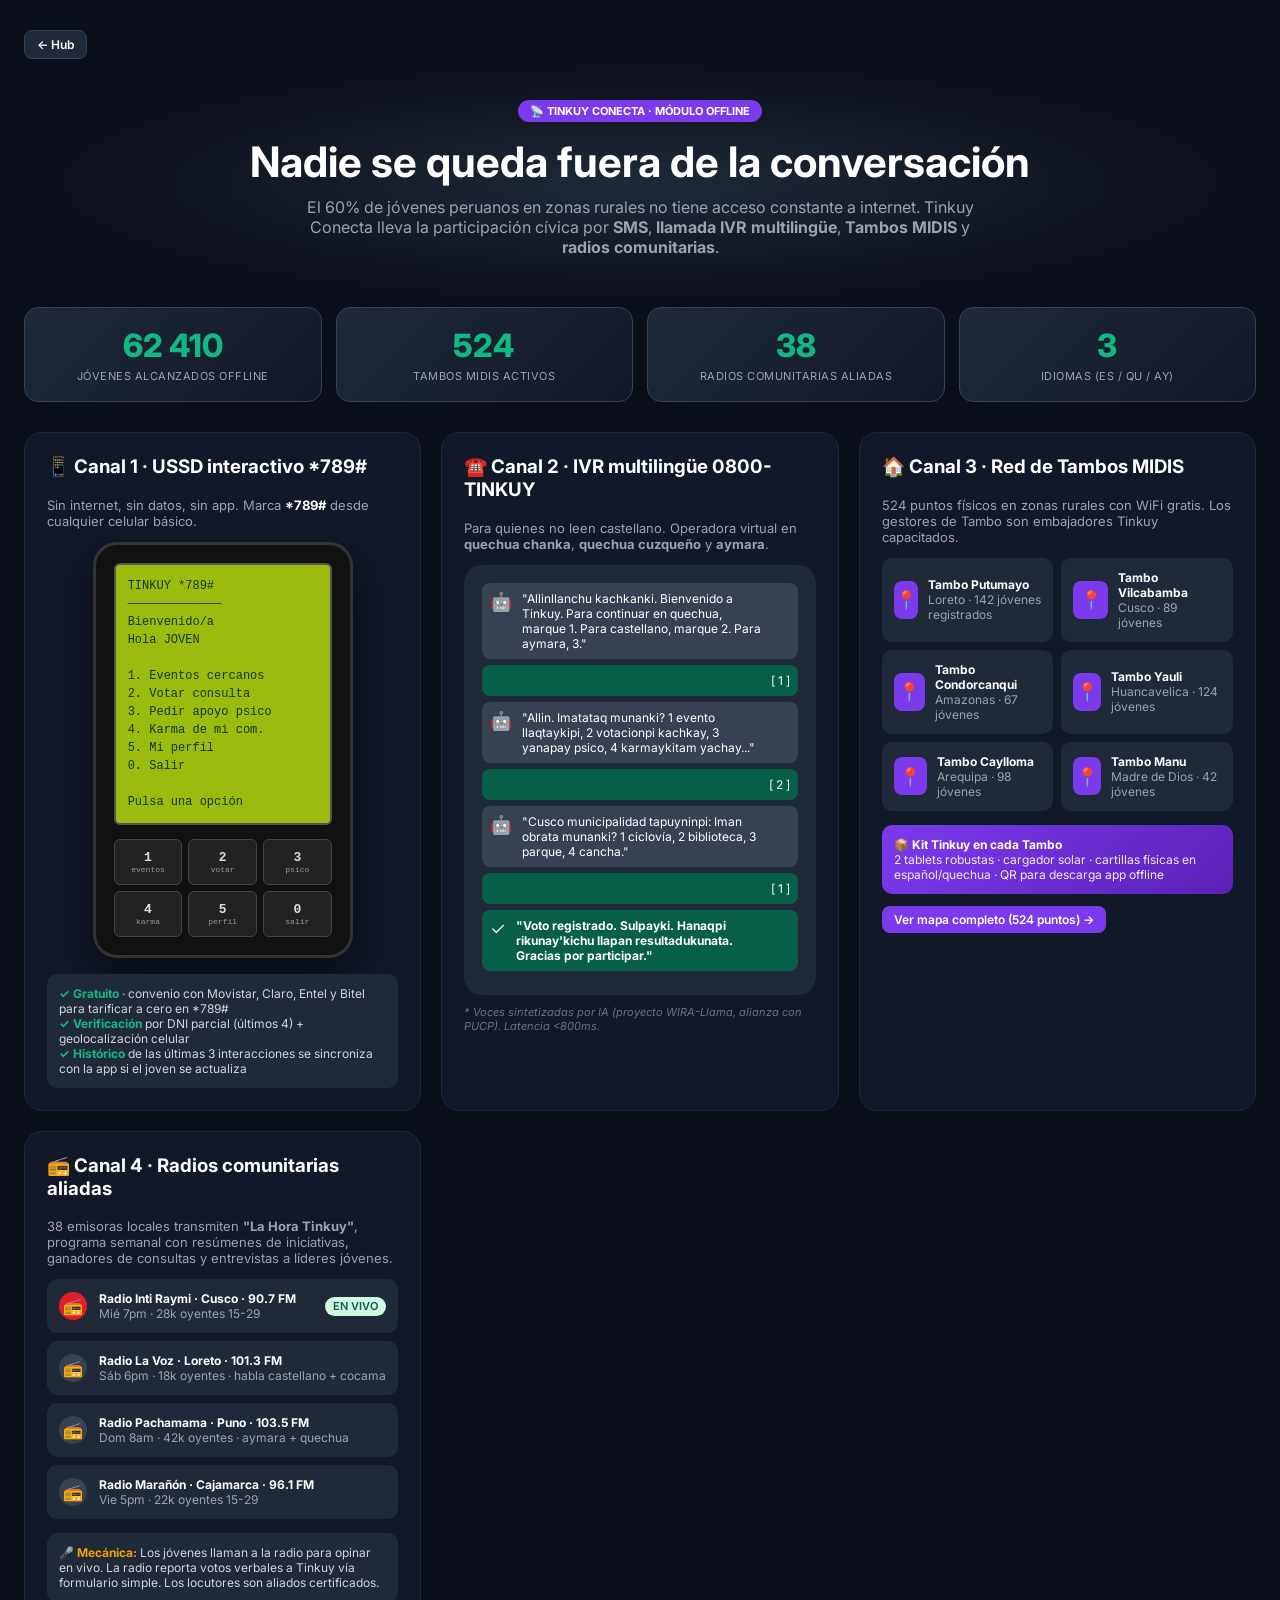
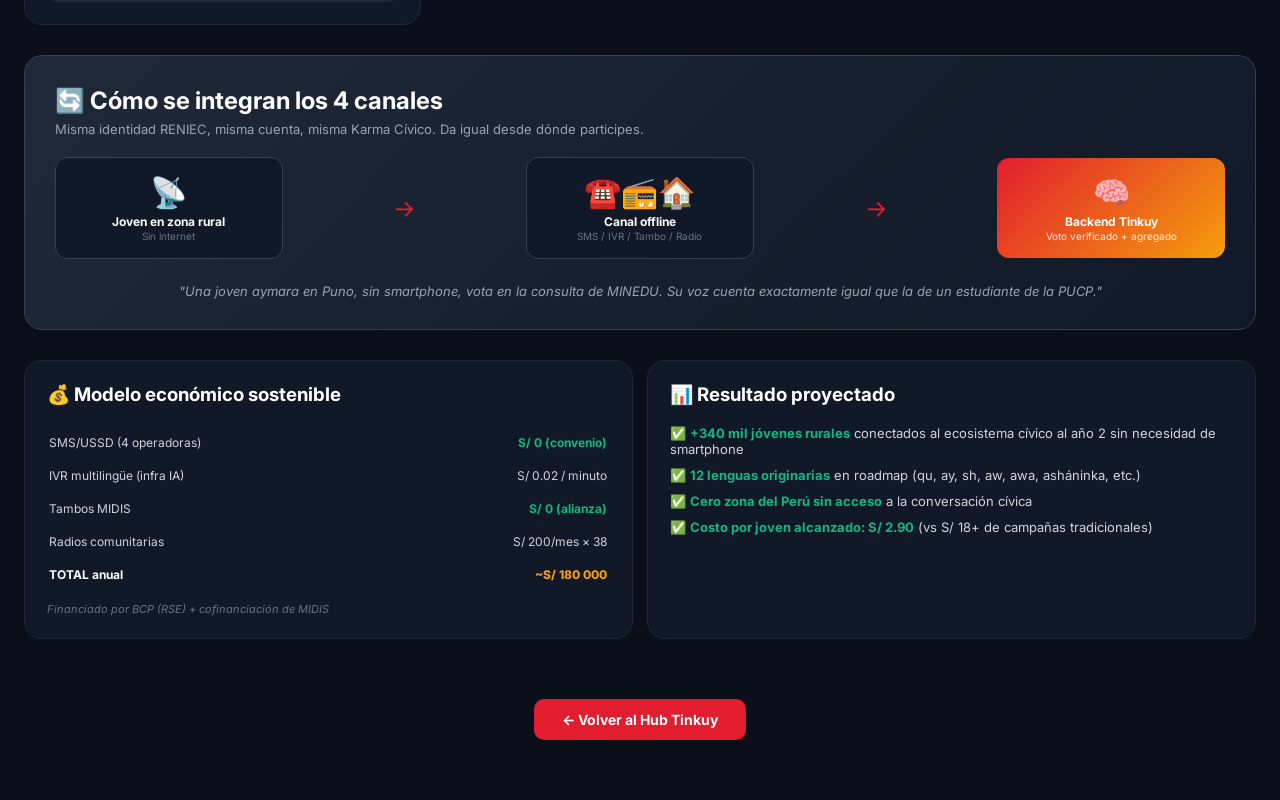
<file: conecta.html>
<!DOCTYPE html>
<html lang="es">
<head>
<meta charset="UTF-8">
<title>Tinkuy Conecta · Canales offline</title>
<meta name="viewport" content="width=device-width,initial-scale=1">
<link rel="stylesheet" href="styles.css">
<link href="https://fonts.googleapis.com/css2?family=Inter:wght@400;500;600;700;800&display=swap" rel="stylesheet">
<style>
  body{background:#0B0F19;color:#E5E7EB;}
  .container{max-width:1280px;margin:0 auto;padding:30px 24px;}
  .hero{text-align:center;padding:40px 20px;background:radial-gradient(ellipse at center, #1F2937 0%, transparent 70%);}
  .grid-channels{display:grid;grid-template-columns:repeat(auto-fit,minmax(380px,1fr));gap:20px;}
  .channel{background:#111827;border:1px solid #1F2937;border-radius:18px;padding:22px;}
  .channel h3{margin-top:0;color:#fff;}
  /* Nokia phone */
  .nokia{background:#111;border-radius:24px;padding:18px;width:260px;margin:0 auto;border:3px solid #333;box-shadow:0 20px 40px rgba(0,0,0,.5);}
  .nokia-screen{background:#9BBC0F;color:#0F380F;padding:12px;border-radius:6px;font-family:'Courier New',monospace;font-size:12px;min-height:200px;line-height:1.5;white-space:pre-wrap;border:2px solid #555;}
  .nokia-keys{display:grid;grid-template-columns:repeat(3,1fr);gap:6px;margin-top:14px;}
  .nokia-key{background:#222;color:#ddd;border:1px solid #444;border-radius:6px;padding:10px;text-align:center;font-weight:700;cursor:pointer;font-family:monospace;font-size:13px;}
  .nokia-key:hover{background:#E11D2E;color:#fff;}
  .nokia-key small{display:block;font-size:8px;color:#999;font-weight:400;}
  /* IVR phone */
  .ivr-phone{background:#1F2937;border-radius:18px;padding:18px;}
  .ivr-line{display:flex;gap:10px;padding:8px;border-radius:8px;margin-bottom:6px;}
  .ivr-line.bot{background:#374151;}
  .ivr-line.user{background:#065F46;justify-content:flex-end;}
  .ivr-line .bub{font-size:12px;max-width:80%;color:#fff;}
  /* Tambo card */
  .tambo{background:#1F2937;border-radius:10px;padding:12px;font-size:12px;display:flex;gap:10px;align-items:center;}
  .tambo .ic{width:38px;height:38px;background:#7C3AED;border-radius:8px;display:flex;align-items:center;justify-content:center;font-size:18px;}
  .stat{background:linear-gradient(135deg,#1F2937,#111827);border-radius:14px;padding:18px;text-align:center;border:1px solid #374151;}
  .stat .v{font-size:32px;font-weight:800;color:#10B981;}
  .stat .l{font-size:11px;color:#9CA3AF;text-transform:uppercase;letter-spacing:.5px;margin-top:4px;}
  .radio-row{background:#1F2937;border-radius:10px;padding:12px;display:flex;align-items:center;gap:12px;margin-bottom:8px;}
  .radio-row .wave{width:28px;height:28px;border-radius:50%;background:#E11D2E;display:flex;align-items:center;justify-content:center;animation:pulse 1.5s infinite;}
  a.btn{text-decoration:none;display:inline-flex;}
</style>
</head>
<body>
<div class="container">

  <a href="index.html" onclick="history.back();return false;" class="btn btn-ghost btn-sm" style="background:#1F2937;border-color:#374151;color:#fff;">← Hub</a>

  <div class="hero">
    <div style="display:inline-block;background:#7C3AED;color:#fff;padding:4px 12px;border-radius:999px;font-size:11px;font-weight:700;margin-bottom:14px;">📡 TINKUY CONECTA · MÓDULO OFFLINE</div>
    <h1 style="font-size:42px;margin:0;color:#fff;">Nadie se queda fuera de la conversación</h1>
    <p style="color:#9CA3AF;margin:10px auto;max-width:700px;">El 60% de jóvenes peruanos en zonas rurales no tiene acceso constante a internet. Tinkuy Conecta lleva la participación cívica por <b>SMS</b>, <b>llamada IVR multilingüe</b>, <b>Tambos MIDIS</b> y <b>radios comunitarias</b>.</p>
  </div>

  <!-- IMPACTO -->
  <div style="display:grid;grid-template-columns:repeat(auto-fit,minmax(180px,1fr));gap:14px;margin-bottom:30px;">
    <div class="stat"><div class="v">62 410</div><div class="l">Jóvenes alcanzados offline</div></div>
    <div class="stat"><div class="v">524</div><div class="l">Tambos MIDIS activos</div></div>
    <div class="stat"><div class="v">38</div><div class="l">Radios comunitarias aliadas</div></div>
    <div class="stat"><div class="v">3</div><div class="l">Idiomas (es / qu / ay)</div></div>
  </div>

  <div class="grid-channels">

    <!-- SMS *789# -->
    <div class="channel">
      <h3>📱 Canal 1 · USSD interactivo *789#</h3>
      <p style="font-size:13px;color:#9CA3AF;">Sin internet, sin datos, sin app. Marca <b style="color:#fff;">*789#</b> desde cualquier celular básico.</p>

      <div class="nokia">
        <div class="nokia-screen" id="screen">TINKUY *789#
─────────────
Bienvenido/a
Hola JOVEN

1. Eventos cercanos
2. Votar consulta
3. Pedir apoyo psico
4. Karma de mi com.
5. Mi perfil
0. Salir

Pulsa una opción</div>
        <div class="nokia-keys">
          <div class="nokia-key" onclick="press(1)">1<small>eventos</small></div>
          <div class="nokia-key" onclick="press(2)">2<small>votar</small></div>
          <div class="nokia-key" onclick="press(3)">3<small>psico</small></div>
          <div class="nokia-key" onclick="press(4)">4<small>karma</small></div>
          <div class="nokia-key" onclick="press(5)">5<small>perfil</small></div>
          <div class="nokia-key" onclick="press(0)">0<small>salir</small></div>
        </div>
      </div>

      <div style="background:#1F2937;padding:12px;border-radius:10px;margin-top:16px;font-size:12px;color:#D1D5DB;">
        <b style="color:#10B981;">✓ Gratuito</b> · convenio con Movistar, Claro, Entel y Bitel para tarificar a cero en *789#<br>
        <b style="color:#10B981;">✓ Verificación</b> por DNI parcial (últimos 4) + geolocalización celular<br>
        <b style="color:#10B981;">✓ Histórico</b> de las últimas 3 interacciones se sincroniza con la app si el joven se actualiza
      </div>
    </div>

    <!-- IVR -->
    <div class="channel">
      <h3>☎️ Canal 2 · IVR multilingüe 0800-TINKUY</h3>
      <p style="font-size:13px;color:#9CA3AF;">Para quienes no leen castellano. Operadora virtual en <b>quechua chanka</b>, <b>quechua cuzqueño</b> y <b>aymara</b>.</p>

      <div class="ivr-phone">
        <div class="ivr-line bot"><span style="font-size:18px;">🤖</span><div class="bub">"Allinllanchu kachkanki. Bienvenido a Tinkuy. Para continuar en quechua, marque 1. Para castellano, marque 2. Para aymara, 3."</div></div>
        <div class="ivr-line user"><div class="bub">[ 1 ]</div></div>
        <div class="ivr-line bot"><span style="font-size:18px;">🤖</span><div class="bub">"Allin. Imatataq munanki? 1 evento llaqtaykipi, 2 votacionpi kachkay, 3 yanapay psico, 4 karmaykitam yachay..."</div></div>
        <div class="ivr-line user"><div class="bub">[ 2 ]</div></div>
        <div class="ivr-line bot"><span style="font-size:18px;">🤖</span><div class="bub">"Cusco municipalidad tapuyninpi: Iman obrata munanki? 1 ciclovía, 2 biblioteca, 3 parque, 4 cancha."</div></div>
        <div class="ivr-line user"><div class="bub">[ 1 ]</div></div>
        <div class="ivr-line bot" style="background:#065F46;"><span style="font-size:18px;">✓</span><div class="bub"><b>"Voto registrado. Sulpayki. Hanaqpi rikunay'kichu llapan resultadukunata. Gracias por participar."</b></div></div>
      </div>

      <p style="font-size:11px;color:#6B7280;font-style:italic;margin-top:10px;">* Voces sintetizadas por IA (proyecto WIRA-Llama, alianza con PUCP). Latencia &lt;800ms.</p>
    </div>

    <!-- TAMBOS -->
    <div class="channel">
      <h3>🏠 Canal 3 · Red de Tambos MIDIS</h3>
      <p style="font-size:13px;color:#9CA3AF;">524 puntos físicos en zonas rurales con WiFi gratis. Los gestores de Tambo son embajadores Tinkuy capacitados.</p>

      <div style="display:grid;grid-template-columns:1fr 1fr;gap:8px;">
        <div class="tambo"><div class="ic">📍</div><div><b style="color:#fff;">Tambo Putumayo</b><br><span style="color:#9CA3AF;">Loreto · 142 jóvenes registrados</span></div></div>
        <div class="tambo"><div class="ic">📍</div><div><b style="color:#fff;">Tambo Vilcabamba</b><br><span style="color:#9CA3AF;">Cusco · 89 jóvenes</span></div></div>
        <div class="tambo"><div class="ic">📍</div><div><b style="color:#fff;">Tambo Condorcanqui</b><br><span style="color:#9CA3AF;">Amazonas · 67 jóvenes</span></div></div>
        <div class="tambo"><div class="ic">📍</div><div><b style="color:#fff;">Tambo Yauli</b><br><span style="color:#9CA3AF;">Huancavelica · 124 jóvenes</span></div></div>
        <div class="tambo"><div class="ic">📍</div><div><b style="color:#fff;">Tambo Caylloma</b><br><span style="color:#9CA3AF;">Arequipa · 98 jóvenes</span></div></div>
        <div class="tambo"><div class="ic">📍</div><div><b style="color:#fff;">Tambo Manu</b><br><span style="color:#9CA3AF;">Madre de Dios · 42 jóvenes</span></div></div>
      </div>

      <div style="background:linear-gradient(135deg,#7C3AED,#5B21B6);border-radius:10px;padding:12px;margin-top:14px;font-size:12px;color:#fff;">
        <b>📦 Kit Tinkuy en cada Tambo</b><br>
        <span style="opacity:.9;">2 tablets robustas · cargador solar · cartillas físicas en español/quechua · QR para descarga app offline</span>
      </div>

      <a class="btn btn-sm" href="#" style="margin-top:12px;background:#7C3AED;color:#fff;">Ver mapa completo (524 puntos) →</a>
    </div>

    <!-- RADIOS -->
    <div class="channel">
      <h3>📻 Canal 4 · Radios comunitarias aliadas</h3>
      <p style="font-size:13px;color:#9CA3AF;">38 emisoras locales transmiten <b>"La Hora Tinkuy"</b>, programa semanal con resúmenes de iniciativas, ganadores de consultas y entrevistas a líderes jóvenes.</p>

      <div class="radio-row">
        <div class="wave">📻</div>
        <div style="flex:1;font-size:12px;"><b style="color:#fff;">Radio Inti Raymi · Cusco · 90.7 FM</b><div style="color:#9CA3AF;">Mié 7pm · 28k oyentes 15-29</div></div>
        <span class="badge badge-green">EN VIVO</span>
      </div>
      <div class="radio-row">
        <div style="width:28px;height:28px;border-radius:50%;background:#374151;display:flex;align-items:center;justify-content:center;">📻</div>
        <div style="flex:1;font-size:12px;"><b style="color:#fff;">Radio La Voz · Loreto · 101.3 FM</b><div style="color:#9CA3AF;">Sáb 6pm · 18k oyentes · habla castellano + cocama</div></div>
      </div>
      <div class="radio-row">
        <div style="width:28px;height:28px;border-radius:50%;background:#374151;display:flex;align-items:center;justify-content:center;">📻</div>
        <div style="flex:1;font-size:12px;"><b style="color:#fff;">Radio Pachamama · Puno · 103.5 FM</b><div style="color:#9CA3AF;">Dom 8am · 42k oyentes · aymara + quechua</div></div>
      </div>
      <div class="radio-row">
        <div style="width:28px;height:28px;border-radius:50%;background:#374151;display:flex;align-items:center;justify-content:center;">📻</div>
        <div style="flex:1;font-size:12px;"><b style="color:#fff;">Radio Marañón · Cajamarca · 96.1 FM</b><div style="color:#9CA3AF;">Vie 5pm · 22k oyentes 15-29</div></div>
      </div>

      <div style="background:#1F2937;border-radius:10px;padding:12px;margin-top:14px;font-size:12px;color:#D1D5DB;">
        <b style="color:#F59E0B;">🎤 Mecánica:</b> Los jóvenes llaman a la radio para opinar en vivo. La radio reporta votos verbales a Tinkuy vía formulario simple. Los locutores son aliados certificados.
      </div>
    </div>

  </div>

  <!-- FLUJO INTEGRADO -->
  <div style="background:linear-gradient(135deg,#1F2937,#111827);border-radius:18px;padding:30px;margin-top:30px;border:1px solid #374151;">
    <h2 style="margin:0 0 6px;color:#fff;">🔄 Cómo se integran los 4 canales</h2>
    <p style="color:#9CA3AF;font-size:13px;margin:0 0 20px;">Misma identidad RENIEC, misma cuenta, misma Karma Cívico. Da igual desde dónde participes.</p>

    <div style="display:grid;grid-template-columns:repeat(5,1fr);gap:8px;align-items:center;">
      <div style="background:#111827;border:1px solid #374151;border-radius:12px;padding:16px;text-align:center;"><div style="font-size:30px;">📡</div><b style="color:#fff;font-size:12px;">Joven en zona rural</b><div style="font-size:10px;color:#6B7280;">Sin internet</div></div>
      <div style="text-align:center;color:#E11D2E;font-size:24px;">→</div>
      <div style="background:#111827;border:1px solid #374151;border-radius:12px;padding:16px;text-align:center;"><div style="font-size:30px;">☎️📻🏠</div><b style="color:#fff;font-size:12px;">Canal offline</b><div style="font-size:10px;color:#6B7280;">SMS / IVR / Tambo / Radio</div></div>
      <div style="text-align:center;color:#E11D2E;font-size:24px;">→</div>
      <div style="background:linear-gradient(135deg,#E11D2E,#F59E0B);border-radius:12px;padding:16px;text-align:center;color:#fff;"><div style="font-size:30px;">🧠</div><b style="font-size:12px;">Backend Tinkuy</b><div style="font-size:10px;opacity:.9;">Voto verificado + agregado</div></div>
    </div>

    <p style="text-align:center;color:#9CA3AF;font-size:13px;margin:24px 0 0;font-style:italic;">"Una joven aymara en Puno, sin smartphone, vota en la consulta de MINEDU. Su voz cuenta exactamente igual que la de un estudiante de la PUCP."</p>
  </div>

  <!-- COSTOS -->
  <div style="display:grid;grid-template-columns:1fr 1fr;gap:14px;margin-top:30px;">
    <div class="channel">
      <h3>💰 Modelo económico sostenible</h3>
      <table style="width:100%;font-size:12px;color:#D1D5DB;">
        <tr style="border-bottom:1px solid #374151;"><td style="padding:8px 0;">SMS/USSD (4 operadoras)</td><td style="text-align:right;color:#10B981;font-weight:700;">S/ 0 (convenio)</td></tr>
        <tr style="border-bottom:1px solid #374151;"><td style="padding:8px 0;">IVR multilingüe (infra IA)</td><td style="text-align:right;">S/ 0.02 / minuto</td></tr>
        <tr style="border-bottom:1px solid #374151;"><td style="padding:8px 0;">Tambos MIDIS</td><td style="text-align:right;color:#10B981;font-weight:700;">S/ 0 (alianza)</td></tr>
        <tr style="border-bottom:1px solid #374151;"><td style="padding:8px 0;">Radios comunitarias</td><td style="text-align:right;">S/ 200/mes × 38</td></tr>
        <tr><td style="padding:8px 0;"><b style="color:#fff;">TOTAL anual</b></td><td style="text-align:right;color:#F59E0B;font-weight:800;">~S/ 180 000</td></tr>
      </table>
      <p style="font-size:11px;color:#6B7280;font-style:italic;margin:10px 0 0;">Financiado por BCP (RSE) + cofinanciación de MIDIS</p>
    </div>
    <div class="channel">
      <h3>📊 Resultado proyectado</h3>
      <div style="display:flex;flex-direction:column;gap:10px;font-size:13px;color:#D1D5DB;">
        <div>✅ <b style="color:#10B981;">+340 mil jóvenes rurales</b> conectados al ecosistema cívico al año 2 sin necesidad de smartphone</div>
        <div>✅ <b style="color:#10B981;">12 lenguas originarias</b> en roadmap (qu, ay, sh, aw, awa, asháninka, etc.)</div>
        <div>✅ <b style="color:#10B981;">Cero zona del Perú sin acceso</b> a la conversación cívica</div>
        <div>✅ <b style="color:#10B981;">Costo por joven alcanzado: S/ 2.90</b> (vs S/ 18+ de campañas tradicionales)</div>
      </div>
    </div>
  </div>

  <div style="text-align:center;padding:30px;margin-top:30px;">
    <a class="btn" href="index.html" style="background:#E11D2E;color:#fff;padding:12px 28px;font-weight:700;">← Volver al Hub Tinkuy</a>
  </div>

</div>

<script>
const flows = {
  '1': `📅 EVENTOS CERCANOS
─────────────
1. Reforestación
   Sacsayhuamán
   📍 12 km · sáb 9am
   Karma +20

2. Festival danzas
   📍 4 km · vie 6pm
   Karma +10

3. Charla salud mental
   📍 8 km · mié 7pm
   Karma +15

1-3 inscribirse
* volver  # menú`,
  '2': `🗳️ CONSULTA ACTIVA
─────────────
MUNI CUSCO:
¿Obra prioritaria
S/ 200 000?

1. Ciclovía
2. Biblioteca
3. Parque
4. Cancha

Pulsa 1-4
Voto vale igual
que en app`,
  '3': `🧠 LÍNEA CUÍDATE
─────────────
Te escuchamos.

1. Hablar ahora con
   psicólog@ por SMS
2. Crisis · llamar
   911 (gratis)
3. Recibir audios
   de meditación
4. Buscar grupo
   de apoyo joven

* volver`,
  '4': `⭐ TU KARMA CÍVICO
─────────────
HOLA JOVEN

Karma: 247 pts
Nivel: Vecino activo

Últimas activ.:
+ Voto consulta (5)
+ Festival (15)
+ Reforestación (20)

Canjear:
1. Beca SENATI
2. Comisión BCP $0
3. Yape recarga`,
  '5': `👤 MI PERFIL
─────────────
DNI: ****1234
Distrito: VILCABAMBA
Karma: 247

1. Cambiar distrito
2. Privacidad
3. Borrar mi cuenta
   (RGPD/Ley 29733)
0. Cerrar sesión`,
  '0': `Gracias por usar
TINKUY *789#

Tu voz cuenta.
Sulpayki / Jallalla

[Sesión finalizada]`
};
function press(n){
  const s = document.getElementById('screen');
  s.textContent = flows[n] || s.textContent;
}
</script>
</body>
</html>
</file>
<file: styles.css>
/* Tinkuy — estilos compartidos */
:root{
  --tinkuy-red:#E11D2E;
  --tinkuy-red-dark:#B91C1C;
  --tinkuy-orange:#F59E0B;
  --tinkuy-green:#0E9F6E;
  --tinkuy-blue:#1E40AF;
  --tinkuy-purple:#7C3AED;
  --tinkuy-ink:#0B0F19;
  --tinkuy-bg:#F3F4F6;
}
*{box-sizing:border-box;}
html,body{font-family:'Inter','Segoe UI',sans-serif;background:var(--tinkuy-bg);color:var(--tinkuy-ink);margin:0;}
.brand-grad{background:linear-gradient(135deg,#E11D2E 0%,#F59E0B 50%,#0E9F6E 100%);}
.brand-grad-soft{background:linear-gradient(135deg,#FEE2E2 0%,#FEF3C7 50%,#D1FAE5 100%);}
.brand-text{background:linear-gradient(135deg,#E11D2E 0%,#F59E0B 50%,#0E9F6E 100%);-webkit-background-clip:text;background-clip:text;color:transparent;}

.phone{width:340px;height:700px;border-radius:38px;background:#0B0F19;padding:12px;box-shadow:0 30px 60px -15px rgba(0,0,0,.35),0 0 0 6px #1f2937;position:relative;flex-shrink:0;}
.phone::before{content:"";position:absolute;top:16px;left:50%;transform:translateX(-50%);width:110px;height:22px;background:#0B0F19;border-radius:0 0 16px 16px;z-index:30;}
.phone-screen{width:100%;height:100%;border-radius:28px;background:#fff;overflow:hidden;position:relative;display:flex;flex-direction:column;}
.scroll{overflow-y:auto;scrollbar-width:thin;}
.scroll::-webkit-scrollbar{width:4px;}
.scroll::-webkit-scrollbar-thumb{background:#9CA3AF;border-radius:4px;}

.tabbar{border-top:1px solid #E5E7EB;background:#fff;padding:6px 6px 8px;display:flex;justify-content:space-around;font-size:10px;color:#9CA3AF;}
.tabbar .t{display:flex;flex-direction:column;align-items:center;cursor:pointer;flex:1;gap:2px;padding:4px 0;}
.tabbar .t.on{color:var(--tinkuy-red);}
.tabbar .t .ic{font-size:18px;}

.screen{display:none;height:100%;flex-direction:column;}
.screen.on{display:flex;animation:fade .25s ease;}
@keyframes fade{from{opacity:0;transform:translateY(6px)}to{opacity:1;transform:none}}

.badge{display:inline-flex;align-items:center;gap:4px;padding:2px 8px;border-radius:999px;font-size:11px;font-weight:600;line-height:1.4;}
.badge-red{background:#FEE2E2;color:#B91C1C;}
.badge-amber{background:#FEF3C7;color:#92400E;}
.badge-green{background:#D1FAE5;color:#065F46;}
.badge-blue{background:#DBEAFE;color:#1E40AF;}
.badge-purple{background:#EDE9FE;color:#5B21B6;}
.badge-gray{background:#E5E7EB;color:#374151;}

.card{background:#fff;border-radius:14px;border:1px solid #E5E7EB;padding:14px;}
.card-h{font-weight:700;font-size:14px;margin-bottom:8px;}

.btn{display:inline-flex;align-items:center;justify-content:center;gap:6px;padding:10px 16px;border-radius:10px;font-weight:600;font-size:14px;cursor:pointer;border:none;transition:transform .1s,filter .1s;text-decoration:none;}
.btn:active{transform:scale(.97);}
.btn-primary{background:var(--tinkuy-red);color:#fff;}
.btn-primary:hover{background:var(--tinkuy-red-dark);}
.btn-ghost{background:transparent;border:1px solid #D1D5DB;color:#111827;}
.btn-blue{background:var(--tinkuy-blue);color:#fff;}
.btn-green{background:var(--tinkuy-green);color:#fff;}
.btn-amber{background:var(--tinkuy-orange);color:#fff;}
.btn-dark{background:#0B0F19;color:#fff;}
.btn-sm{padding:6px 12px;font-size:12px;border-radius:8px;}
.btn-xs{padding:4px 10px;font-size:11px;border-radius:6px;}
.btn-block{width:100%;}

.karma-ring{background:conic-gradient(var(--tinkuy-orange) 0% 68%,rgba(255,255,255,.25) 68% 100%);}

.side{width:230px;background:#0B0F19;color:#9CA3AF;padding:18px 12px;flex-shrink:0;min-height:100vh;}
.side-item{display:flex;align-items:center;gap:10px;padding:10px 12px;border-radius:8px;font-size:13px;cursor:pointer;font-weight:500;margin-bottom:2px;}
.side-item:hover{background:#1F2937;color:#fff;}
.side-item.on{background:#E11D2E;color:#fff;}

.tbl{width:100%;border-collapse:collapse;font-size:13px;}
.tbl th{background:#F9FAFB;text-align:left;padding:10px 12px;font-weight:600;color:#6B7280;border-bottom:1px solid #E5E7EB;font-size:11px;text-transform:uppercase;letter-spacing:.5px;}
.tbl td{padding:10px 12px;border-bottom:1px solid #F3F4F6;}
.tbl tr:hover td{background:#F9FAFB;}

.map-region{cursor:pointer;transition:filter .15s,stroke-width .15s;stroke:#fff;stroke-width:1;}
.map-region:hover{filter:brightness(1.15);stroke-width:2;}
.map-region.sel{stroke:#0B0F19;stroke-width:3;}

.prog{height:6px;background:#E5E7EB;border-radius:999px;overflow:hidden;}
.prog>span{display:block;height:100%;background:var(--tinkuy-red);}

.hub-card{display:block;background:#fff;border-radius:18px;padding:24px;text-decoration:none;color:inherit;border:1px solid #E5E7EB;transition:all .2s;}
.hub-card:hover{transform:translateY(-4px);box-shadow:0 20px 40px -12px rgba(0,0,0,.12);}

.divider{height:1px;background:linear-gradient(90deg,transparent,#E5E7EB,transparent);margin:24px 0;}
.dot{display:inline-block;width:8px;height:8px;border-radius:50%;}
.pulse{animation:pulse 1.8s infinite;}
@keyframes pulse{0%,100%{opacity:1}50%{opacity:.4}}

.bubble{padding:8px 12px;border-radius:14px;font-size:13px;max-width:78%;line-height:1.35;margin-bottom:6px;}
.bubble.me{background:var(--tinkuy-red);color:#fff;margin-left:auto;border-bottom-right-radius:4px;}
.bubble.them{background:#F3F4F6;color:#111;border-bottom-left-radius:4px;}

.topbar{background:#fff;border-bottom:1px solid #E5E7EB;padding:14px 22px;display:flex;align-items:center;justify-content:space-between;gap:16px;flex-wrap:wrap;}
.kpi{background:#fff;border:1px solid #E5E7EB;border-radius:14px;padding:14px;}
.kpi .v{font-size:24px;font-weight:800;margin-top:4px;}
.kpi .l{font-size:11px;color:#6B7280;font-weight:600;text-transform:uppercase;letter-spacing:.5px;}
.kpi .d{font-size:11px;margin-top:4px;font-weight:600;}

.chip{display:inline-flex;align-items:center;gap:6px;padding:6px 12px;border-radius:999px;background:#F3F4F6;font-size:12px;font-weight:500;cursor:pointer;border:1px solid transparent;}
.chip.on{background:#FEE2E2;color:#B91C1C;border-color:#FCA5A5;}

.input{width:100%;border:1px solid #D1D5DB;border-radius:10px;padding:10px 12px;font-size:14px;font-family:inherit;}
.input:focus{outline:none;border-color:var(--tinkuy-red);box-shadow:0 0 0 3px rgba(225,29,46,.1);}

.app-header-back{display:flex;align-items:center;gap:8px;padding:14px 16px;background:#fff;border-bottom:1px solid #F3F4F6;font-size:14px;font-weight:600;}
.back-btn{cursor:pointer;color:#6B7280;font-size:20px;}
</file>
